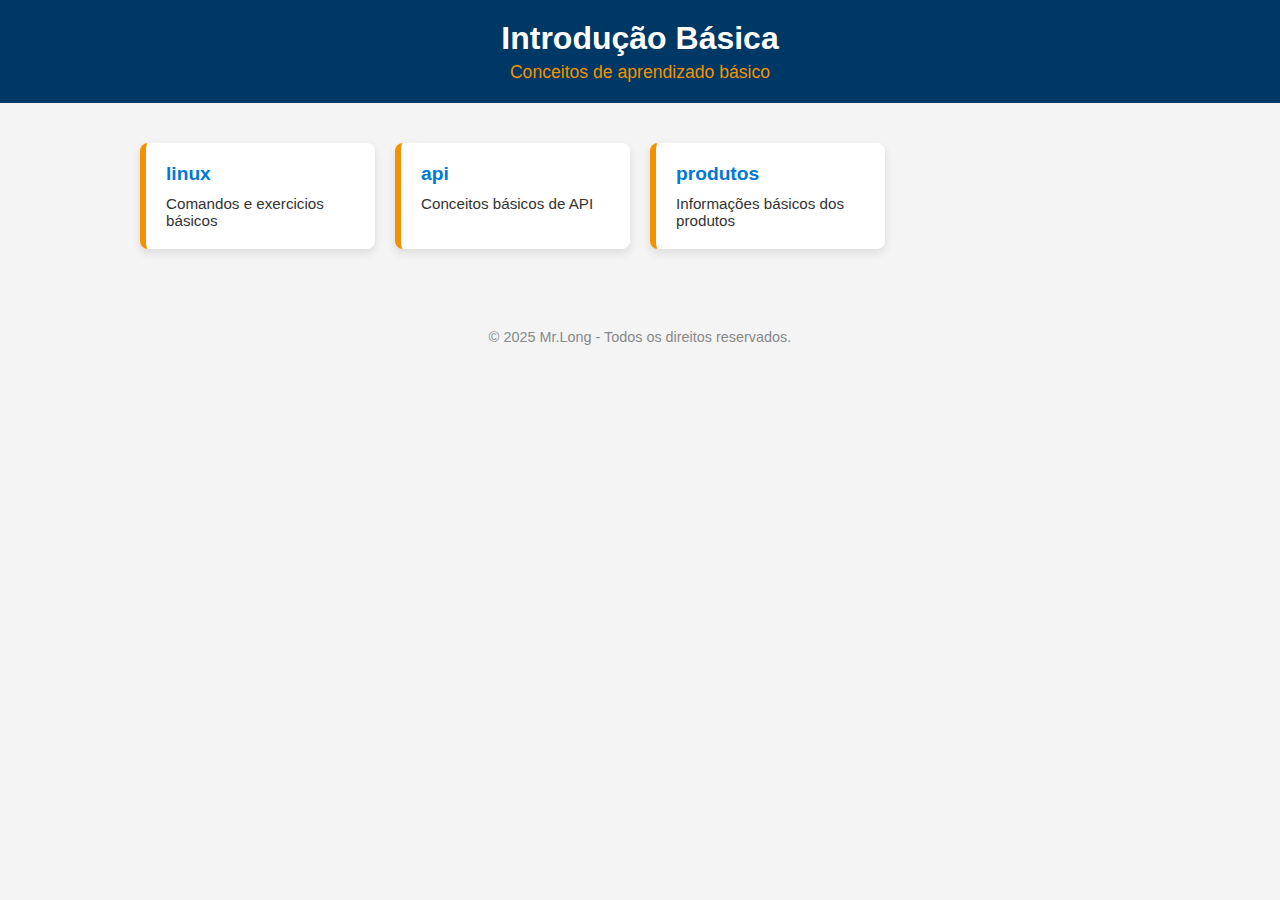
<file: index.html>
<!DOCTYPE html>
<html lang="pt-br">
<head>
  <meta charset="UTF-8">
  <title>Portal de exercicio introdutório</title>
  <style>
    body {
      margin: 0;
      font-family: 'Segoe UI', Tahoma, Geneva, Verdana, sans-serif;
      background-color: #F4F4F4;
      color: #003865;
    }

    header {
      background-color: #003865;
      color: #fff;
      padding: 20px 40px;
      text-align: center;
    }

    header h1 {
      margin: 0;
      font-size: 2em;
    }

    header p {
      margin: 5px 0 0;
      font-size: 1.1em;
      color: #F39200;
    }

    .container {
      max-width: 1000px;
      margin: 40px auto;
      padding: 0 20px;
    }

    .grid {
      display: grid;
      grid-template-columns: repeat(auto-fill, minmax(220px, 1fr));
      gap: 20px;
    }

    .link {
      background-color: #fff;
      border-left: 6px solid #F39200;
      padding: 20px;
      text-decoration: none;
      color: #003865;
      border-radius: 8px;
      box-shadow: 0 4px 10px rgba(0,0,0,0.1);
      transition: transform 0.2s, box-shadow 0.2s;
    }

    .link:hover {
      transform: translateY(-3px);
      box-shadow: 0 8px 20px rgba(0,0,0,0.15);
    }

    .link h2 {
      margin: 0 0 10px;
      font-size: 1.2em;
      color: #0078D7;
    }

    .link p {
      margin: 0;
      font-size: 0.95em;
      color: #333;
    }

    footer {
      margin-top: 60px;
      padding: 20px;
      text-align: center;
      font-size: 0.9em;
      color: #888;
    }
  </style>
</head>
<body>
  <header>
    <h1>Introdução Básica</h1>
    <p>Conceitos de aprendizado básico</p>
  </header>

  <div class="container">
    <div class="grid" id="links-container">
      <!-- Links dos cursos serão inseridos aqui -->
    </div>
  </div>

  <footer>
    © 2025 Mr.Long - Todos os direitos reservados.
  </footer>

  <script>
    const cursos = [
      { nome: "linux", descricao: "Comandos e exercicios básicos" },
      { nome: "api", descricao: "Conceitos básicos de API" },
      { nome: "produtos", descricao: "Informações básicos dos produtos" }
    ];

    const container = document.getElementById('links-container');

    cursos.forEach(curso => {
      const link = document.createElement('a');
      link.href = `${curso.nome.replace(/\s+/g, '').toLowerCase()}.html`;
      link.className = 'link';

      link.innerHTML = `
        <h2>${curso.nome}</h2>
        <p>${curso.descricao}</p>
      `;

      container.appendChild(link);
    });
  </script>
</body>
</html>
</file>
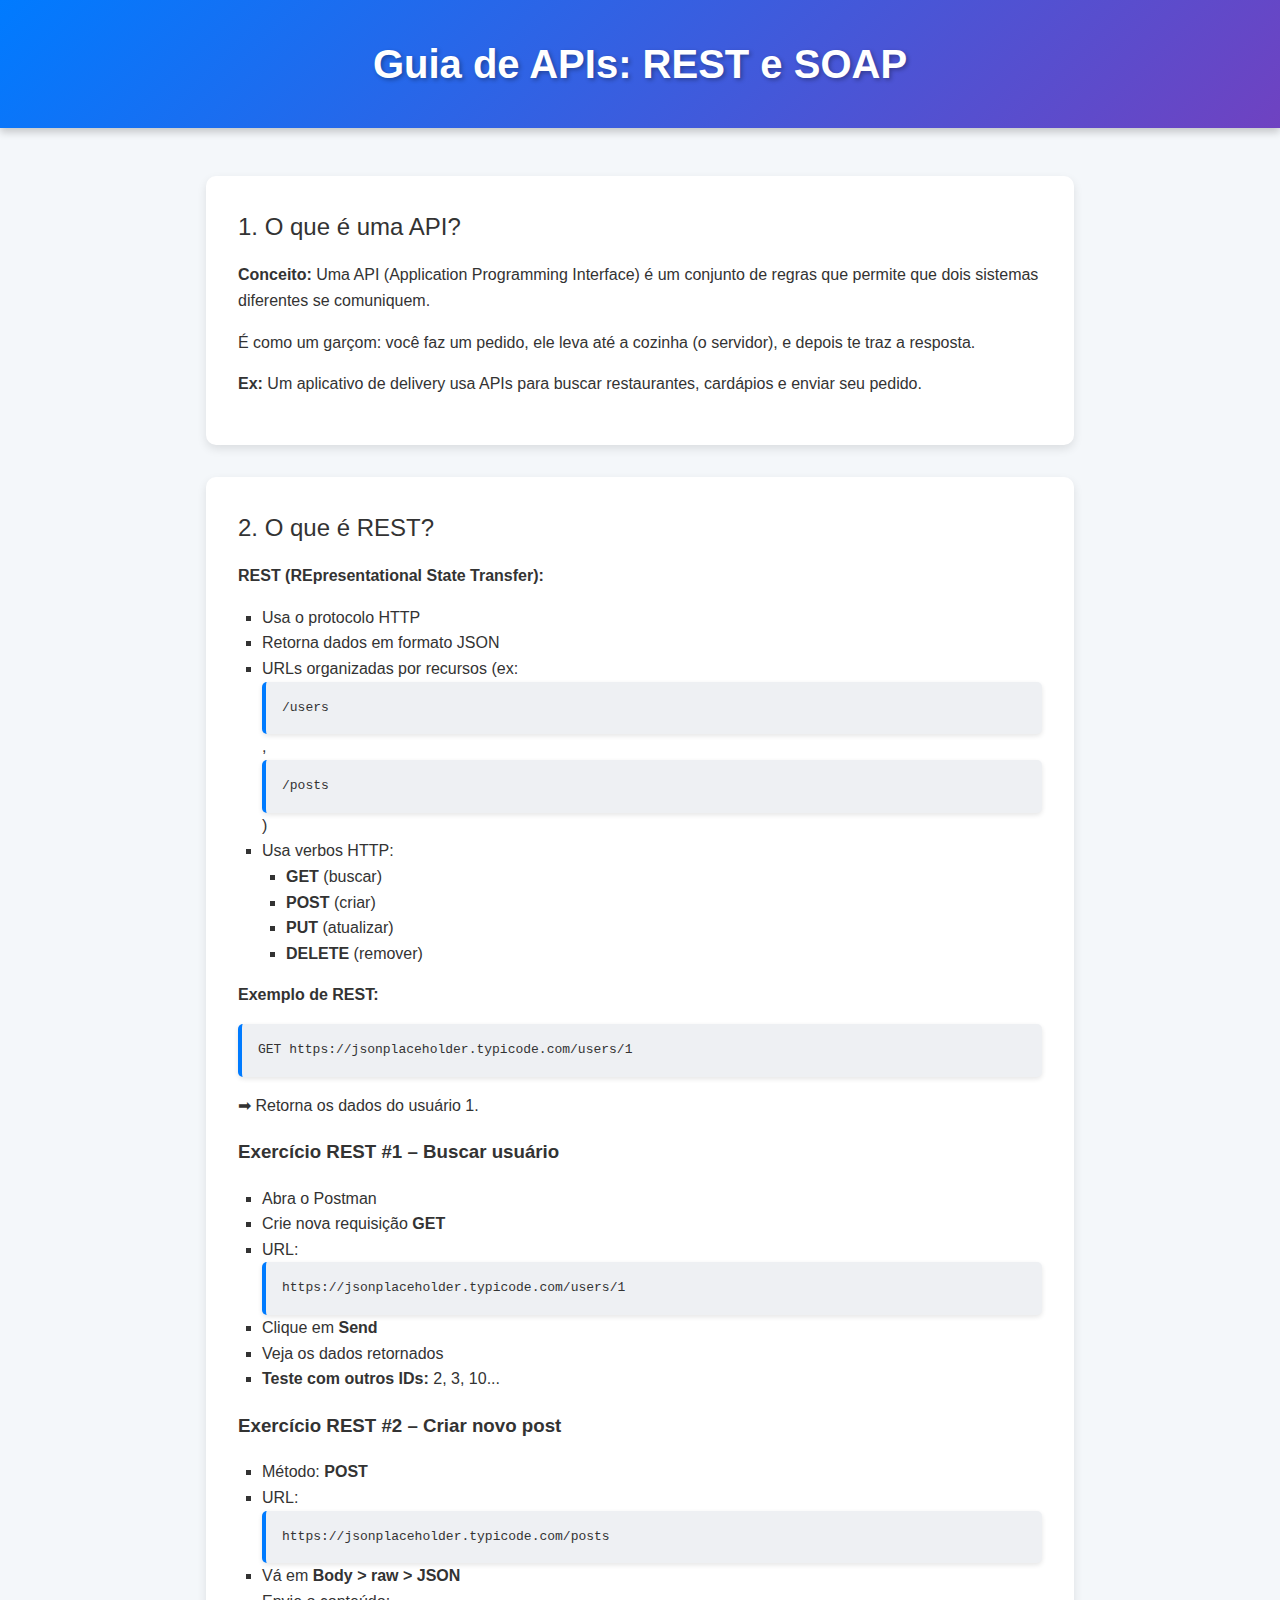
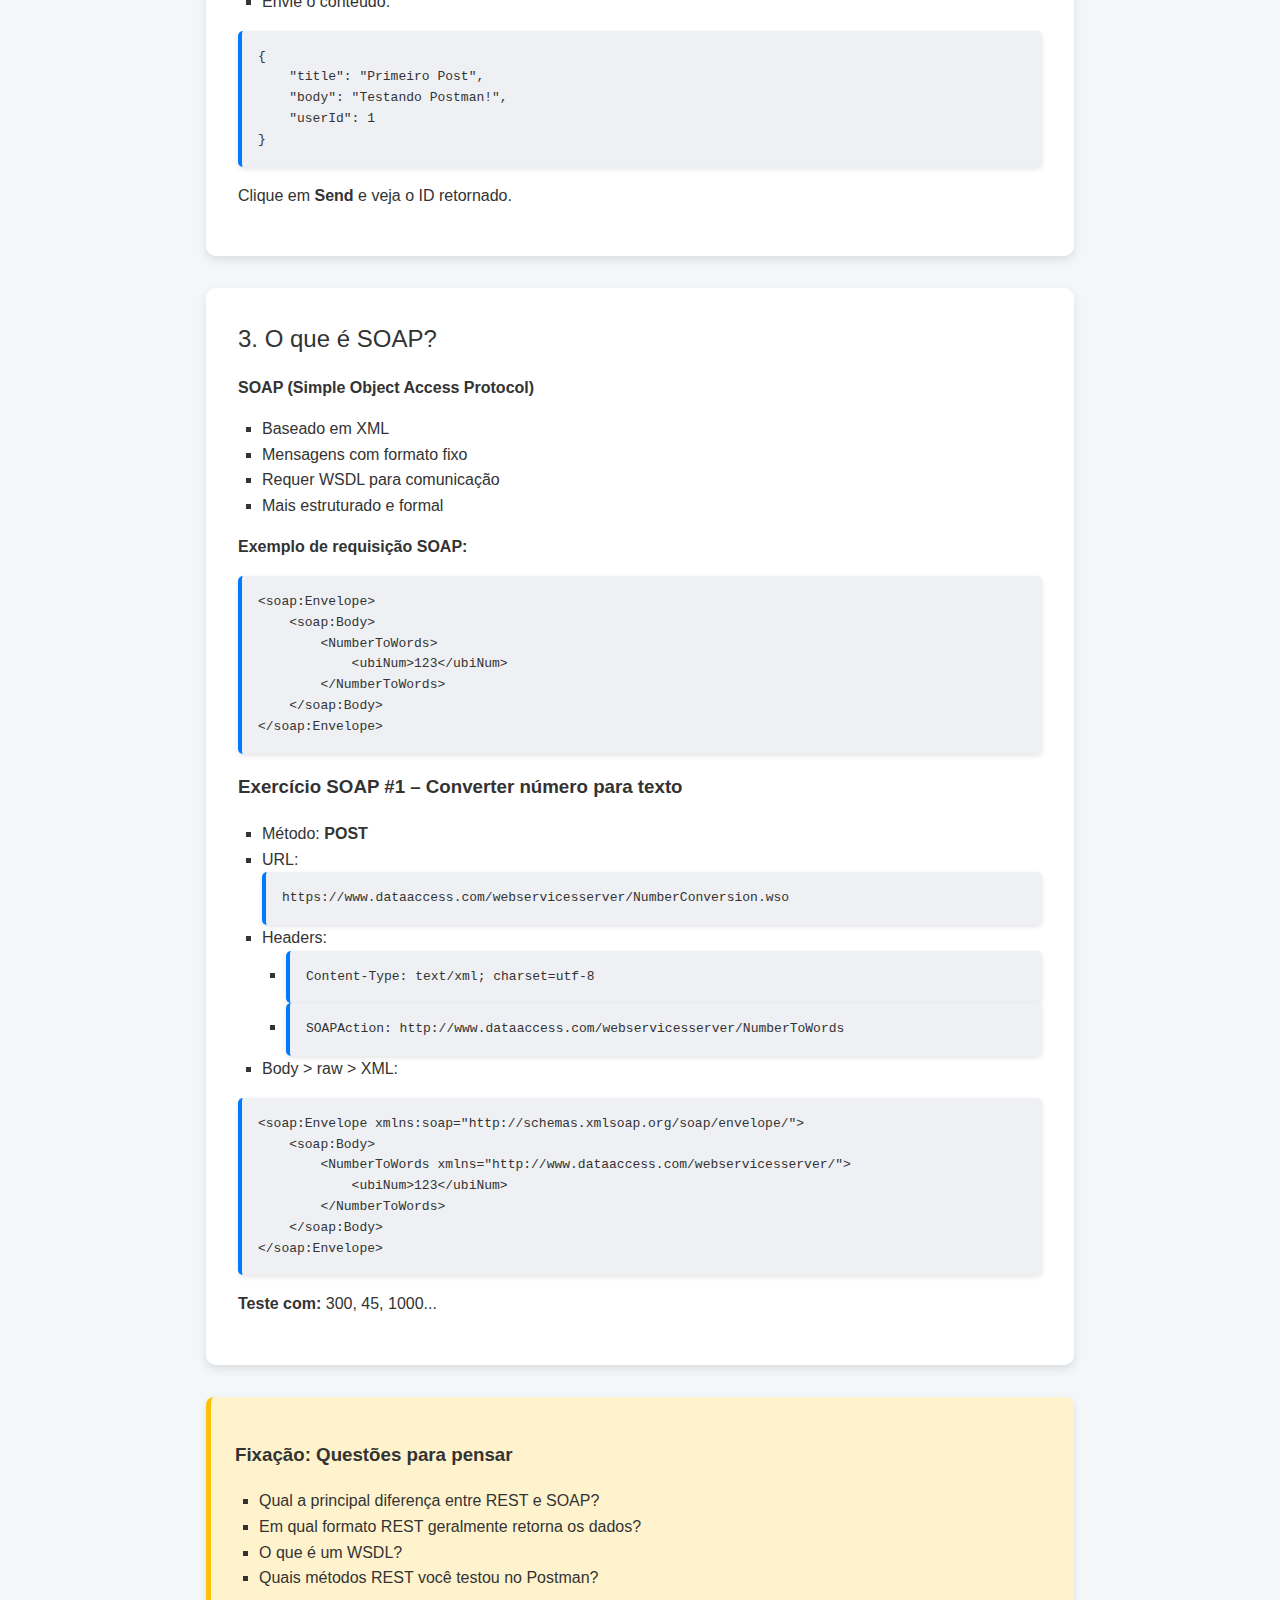
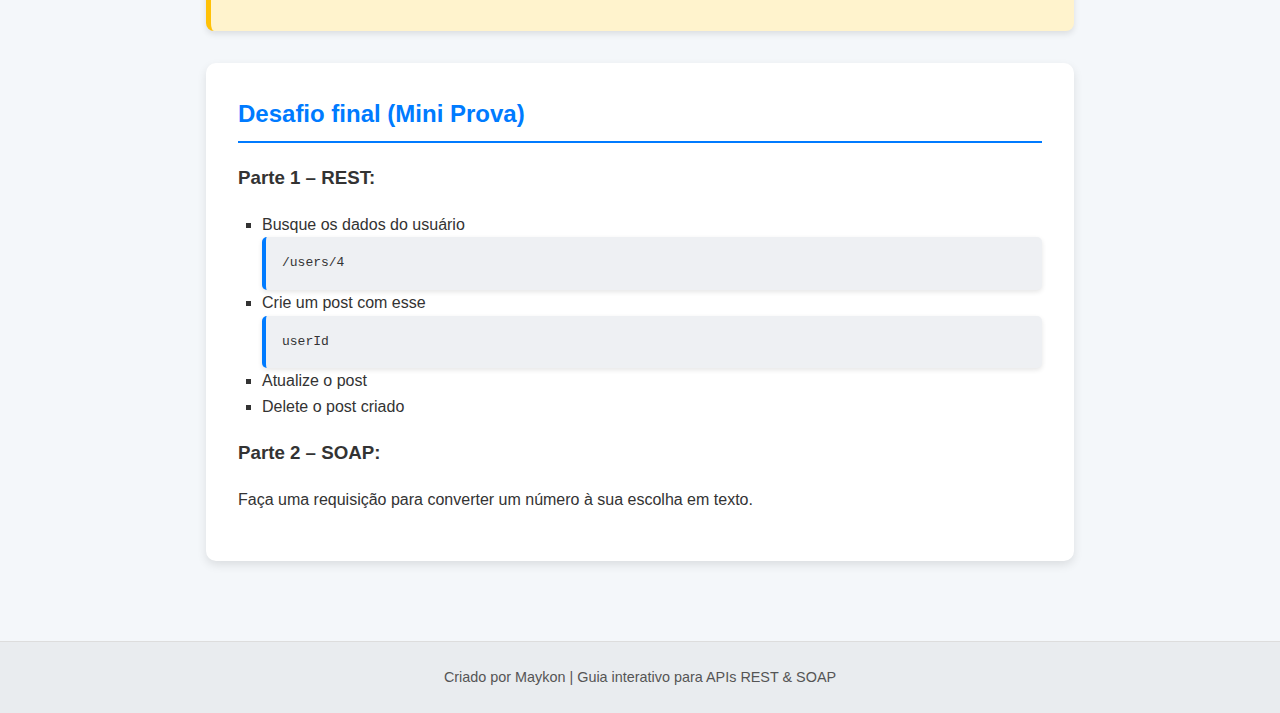
<file: API.html>
<!DOCTYPE html>
<html lang="pt-BR">
<head>
    <meta charset="UTF-8">
    <meta name="viewport" content="width=device-width, initial-scale=1.0">
    <title>Guia de APIs - REST e SOAP</title>
    <style>
        * {
            box-sizing: border-box;
        }

        body {
            margin: 0;
            font-family: 'Segoe UI', Tahoma, Geneva, Verdana, sans-serif;
            line-height: 1.6;
            background: #f4f7fa;
            color: #333;
        }

        header {
            background: linear-gradient(135deg, #007bff, #6f42c1);
            color: white;
            padding: 2rem 1rem;
            text-align: center;
            box-shadow: 0 4px 8px rgba(0, 0, 0, 0.2);
        }

        header h1 {
            margin: 0;
            font-size: 2.5rem;
            text-shadow: 2px 2px 4px rgba(0, 0, 0, 0.3);
        }

        .container {
            max-width: 900px;
            margin: 2rem auto;
            padding: 1rem;
        }

        section {
            background: white;
            border-radius: 10px;
            box-shadow: 0 4px 10px rgba(0, 0, 0, 0.1);
            padding: 2rem;
            margin-bottom: 2rem;
            transition: transform 0.3s ease-in-out;
        }

        section:hover {
            transform: translateY(-5px);
        }

        section h2 {
            color: #007bff;
            margin-top: 0;
            border-bottom: 2px solid #007bff;
            padding-bottom: 0.5rem;
        }

        .emoji-title {
            font-size: 1.5rem;
            margin-bottom: 1rem;
        }

        code, pre {
            background: #eef0f3;
            padding: 1rem;
            display: block;
            overflow-x: auto;
            border-left: 4px solid #007bff;
            border-radius: 5px;
            box-shadow: 0 2px 5px rgba(0, 0, 0, 0.1);
        }

        ul {
            padding-left: 1.5rem;
            list-style-type: square;
        }

        .question-box {
            background: #fff3cd;
            padding: 1.5rem;
            border-left: 5px solid #ffc107;
            margin-top: 2rem;
            border-radius: 8px;
            box-shadow: 0 3px 6px rgba(0, 0, 0, 0.1);
        }

        footer {
            text-align: center;
            padding: 1.5rem;
            background: #e9ecef;
            font-size: 0.9rem;
            color: #555;
            border-top: 1px solid #ddd;
        }

        @media (max-width: 600px) {
            header h1 {
                font-size: 2rem;
            }
        }
    </style>
</head>
<body>
    <header>
        <h1> Guia de APIs: REST e SOAP</h1>
    </header>
    <div class="container">
        <section>
            <div class="emoji-title"> 1. O que é uma API?</div>
            <p><strong>Conceito:</strong> Uma API (Application Programming Interface) é um conjunto de regras que permite que dois sistemas diferentes se comuniquem.</p>
            <p>É como um garçom: você faz um pedido, ele leva até a cozinha (o servidor), e depois te traz a resposta.</p>
            <p><strong>Ex:</strong> Um aplicativo de delivery usa APIs para buscar restaurantes, cardápios e enviar seu pedido.</p>
        </section>
        <section>
            <div class="emoji-title"> 2. O que é REST?</div>
            <p><strong>REST (REpresentational State Transfer):</strong></p>
            <ul>
                <li>Usa o protocolo HTTP</li>
                <li>Retorna dados em formato JSON</li>
                <li>URLs organizadas por recursos (ex: <code>/users</code>, <code>/posts</code>)</li>
                <li>Usa verbos HTTP:
                    <ul>
                        <li><strong>GET</strong> (buscar)</li>
                        <li><strong>POST</strong> (criar)</li>
                        <li><strong>PUT</strong> (atualizar)</li>
                        <li><strong>DELETE</strong> (remover)</li>
                    </ul>
                </li>
            </ul>
            <p><strong> Exemplo de REST:</strong></p>
            <code>GET https://jsonplaceholder.typicode.com/users/1</code>
            <p>➡ Retorna os dados do usuário 1.</p>
            <h3> Exercício REST #1 – Buscar usuário</h3>
            <ul>
                <li>Abra o Postman</li>
                <li>Crie nova requisição <strong>GET</strong></li>
                <li>URL: <code>https://jsonplaceholder.typicode.com/users/1</code></li>
                <li>Clique em <strong>Send</strong></li>
                <li>Veja os dados retornados</li>
                <li><strong>Teste com outros IDs:</strong> 2, 3, 10...</li>
            </ul>
            <h3> Exercício REST #2 – Criar novo post</h3>
            <ul>
                <li>Método: <strong>POST</strong></li>
                <li>URL: <code>https://jsonplaceholder.typicode.com/posts</code></li>
                <li>Vá em <strong>Body > raw > JSON</strong></li>
                <li>Envie o conteúdo:</li>
            </ul>
            <pre>{
    "title": "Primeiro Post",
    "body": "Testando Postman!",
    "userId": 1
}</pre>
            <p>Clique em <strong>Send</strong> e veja o ID retornado.</p>
        </section>
        <section>
            <div class="emoji-title"> 3. O que é SOAP?</div>
            <p><strong>SOAP (Simple Object Access Protocol)</strong></p>
            <ul>
                <li>Baseado em XML</li>
                <li>Mensagens com formato fixo</li>
                <li>Requer WSDL para comunicação</li>
                <li>Mais estruturado e formal</li>
            </ul>
            <p><strong> Exemplo de requisição SOAP:</strong></p>
            <pre>&lt;soap:Envelope&gt;
    &lt;soap:Body&gt;
        &lt;NumberToWords&gt;
            &lt;ubiNum&gt;123&lt;/ubiNum&gt;
        &lt;/NumberToWords&gt;
    &lt;/soap:Body&gt;
&lt;/soap:Envelope&gt;</pre>
            <h3> Exercício SOAP #1 – Converter número para texto</h3>
            <ul>
                <li>Método: <strong>POST</strong></li>
                <li>URL: <code>https://www.dataaccess.com/webservicesserver/NumberConversion.wso</code></li>
                <li>Headers:
                    <ul>
                        <li><code>Content-Type: text/xml; charset=utf-8</code></li>
                        <li><code>SOAPAction: http://www.dataaccess.com/webservicesserver/NumberToWords</code></li>
                    </ul>
                </li>
                <li>Body > raw > XML:</li>
            </ul>
            <pre>&lt;soap:Envelope xmlns:soap="http://schemas.xmlsoap.org/soap/envelope/"&gt;
    &lt;soap:Body&gt;
        &lt;NumberToWords xmlns="http://www.dataaccess.com/webservicesserver/"&gt;
            &lt;ubiNum&gt;123&lt;/ubiNum&gt;
        &lt;/NumberToWords&gt;
    &lt;/soap:Body&gt;
&lt;/soap:Envelope&gt;</pre>
            <p><strong>Teste com:</strong> 300, 45, 1000...</p>
        </section>
        <section class="question-box">
            <h3> Fixação: Questões para pensar</h3>
            <ul>
                <li>Qual a principal diferença entre REST e SOAP?</li>
                <li>Em qual formato REST geralmente retorna os dados?</li>
                <li>O que é um WSDL?</li>
                <li>Quais métodos REST você testou no Postman?</li>
            </ul>
        </section>
        <section>
            <h2> Desafio final (Mini Prova)</h2>
            <h3>Parte 1 – REST:</h3>
            <ul>
                <li>Busque os dados do usuário <code>/users/4</code></li>
                <li>Crie um post com esse <code>userId</code></li>
                <li>Atualize o post</li>
                <li>Delete o post criado</li>
            </ul>
            <h3>Parte 2 – SOAP:</h3>
            <p>Faça uma requisição para converter um número à sua escolha em texto.</p>
        </section>
    </div>
    <footer>
        Criado por Maykon | Guia interativo para APIs REST & SOAP
    </footer>
</body>
</html>
</file>
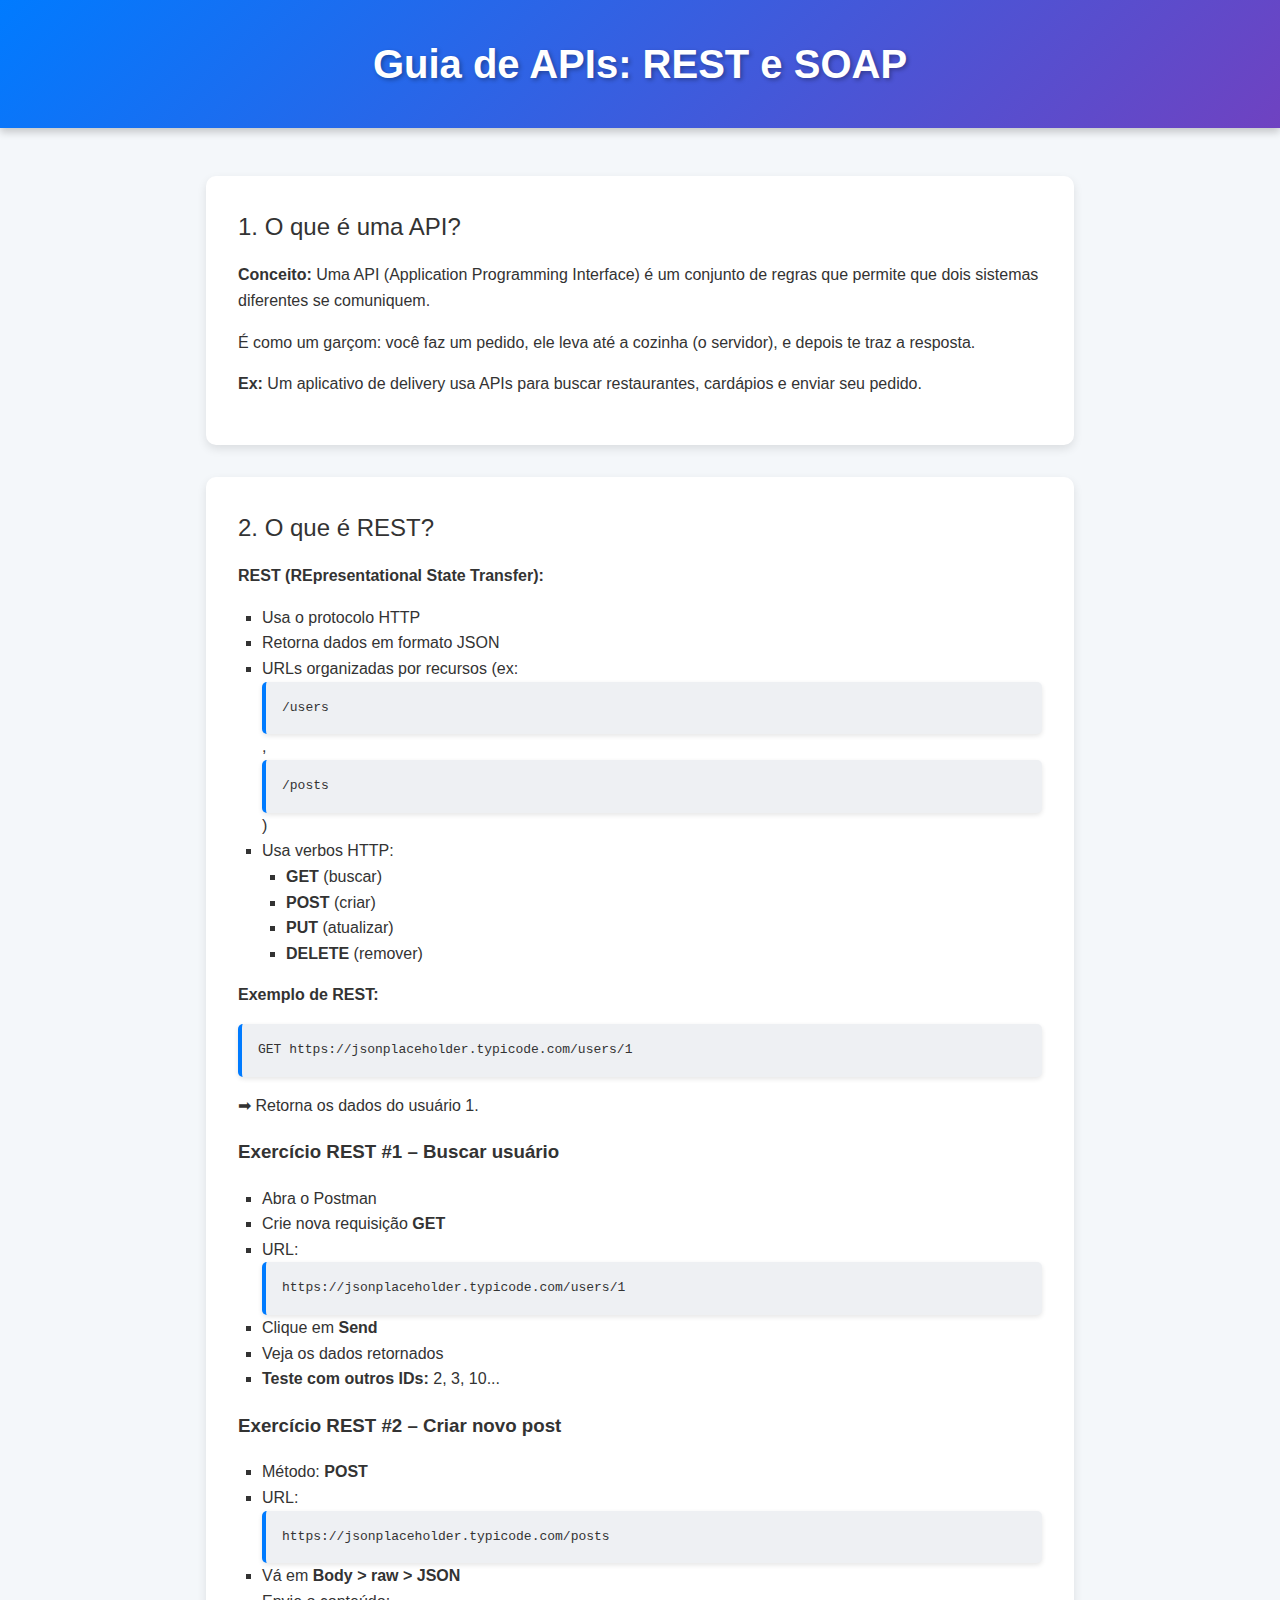
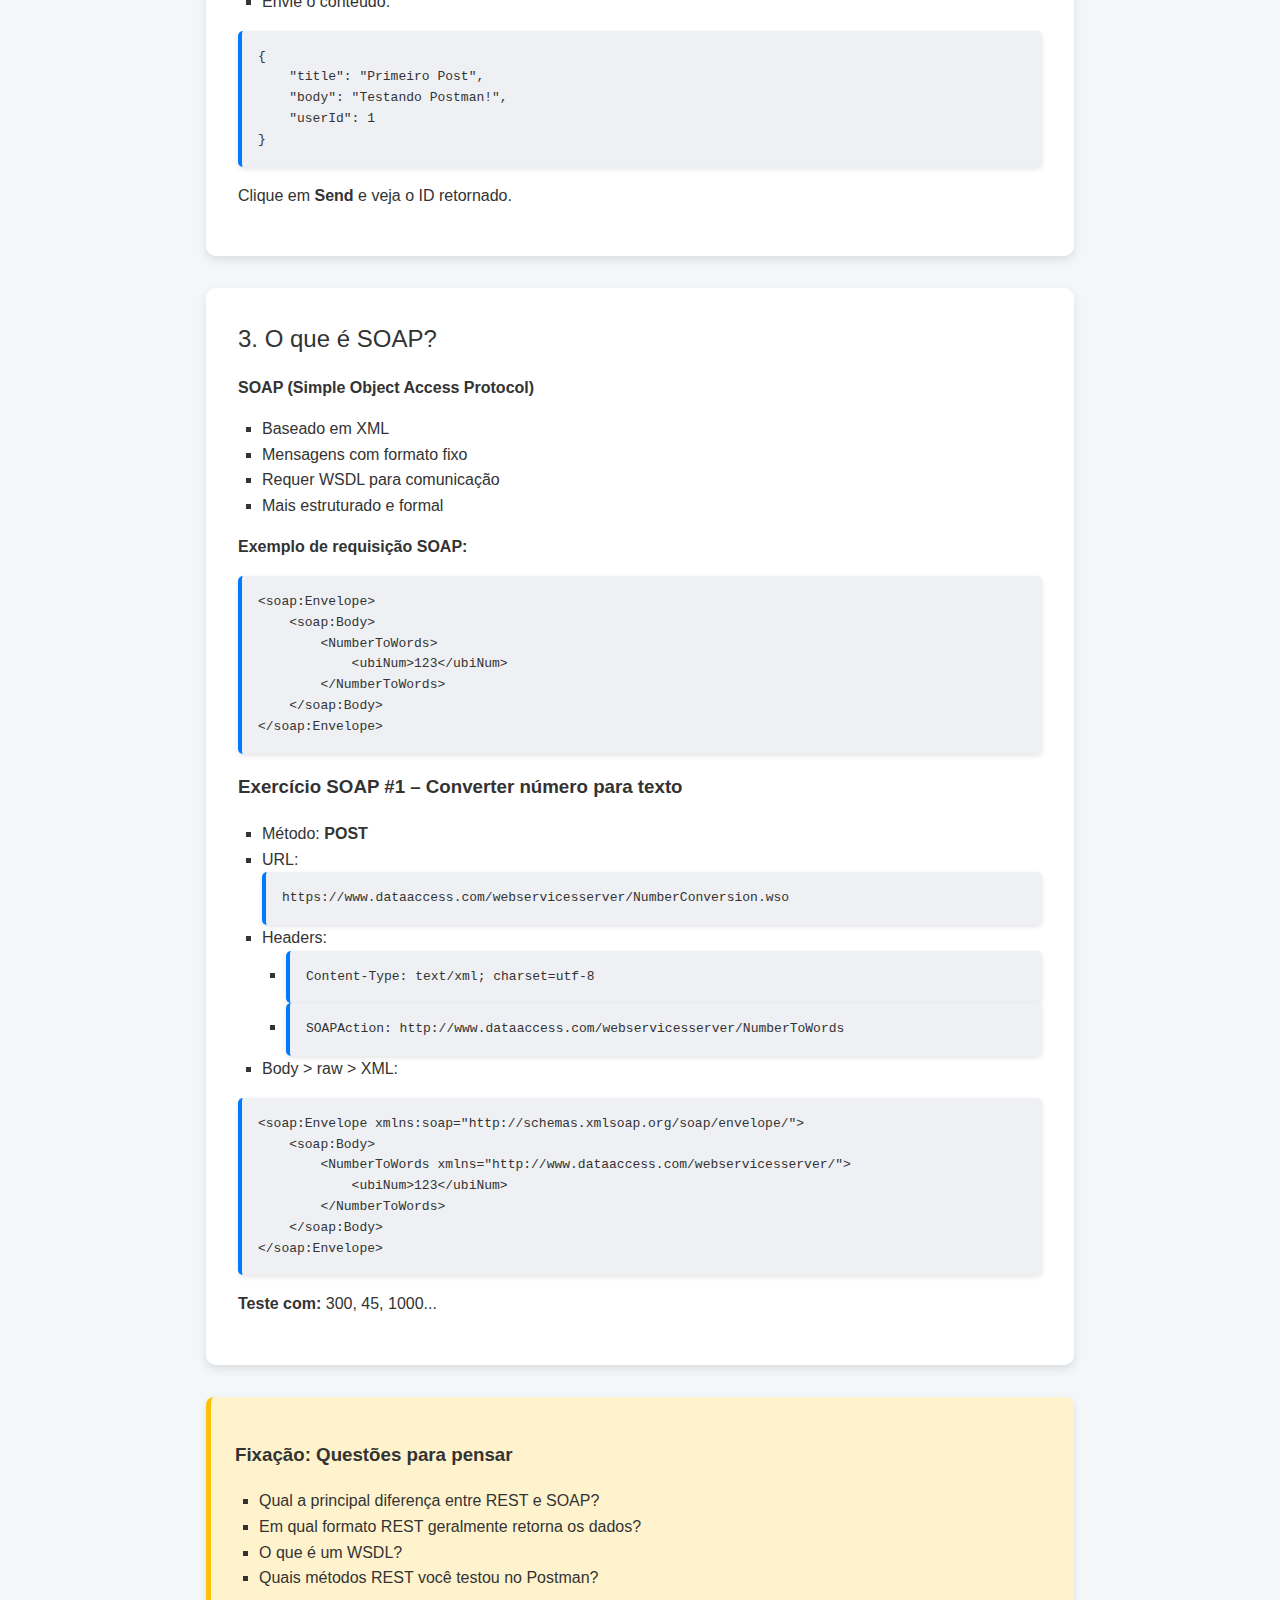
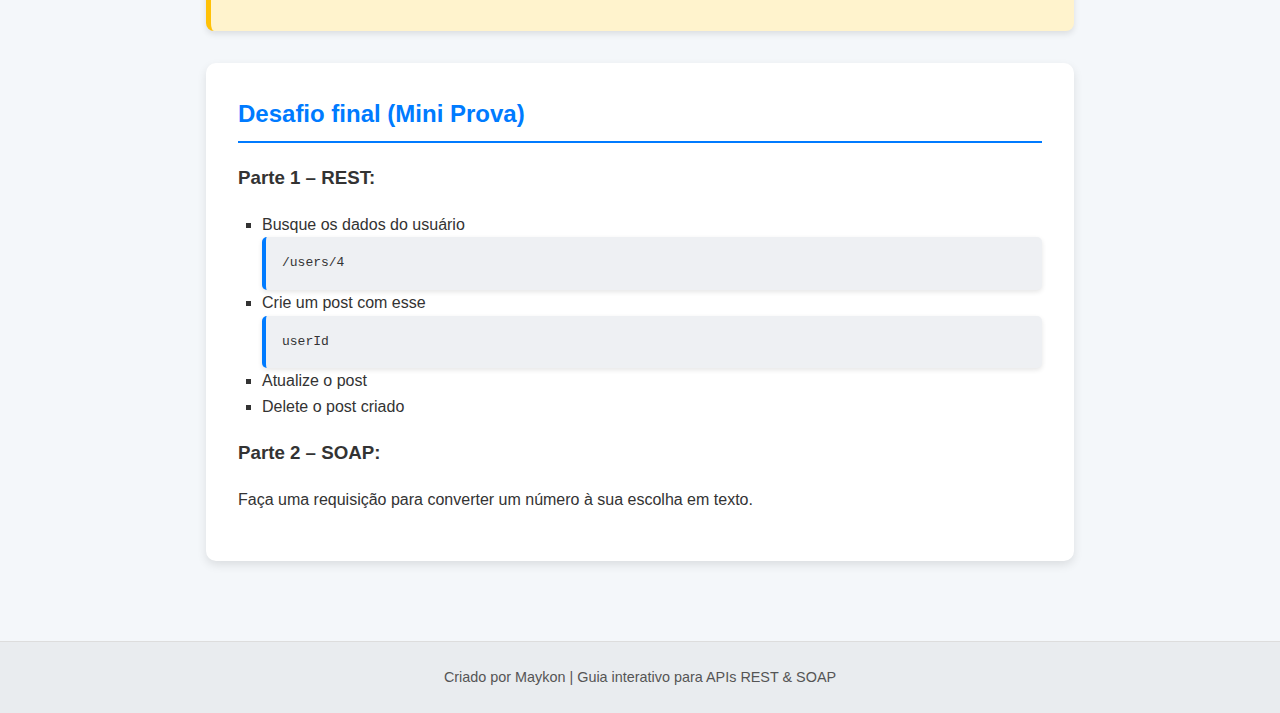
<file: api.html>
<!DOCTYPE html>
<html lang="pt-BR">
<head>
    <meta charset="UTF-8">
    <meta name="viewport" content="width=device-width, initial-scale=1.0">
    <title>Guia de APIs - REST e SOAP</title>
    <style>
        * {
            box-sizing: border-box;
        }

        body {
            margin: 0;
            font-family: 'Segoe UI', Tahoma, Geneva, Verdana, sans-serif;
            line-height: 1.6;
            background: #f4f7fa;
            color: #333;
        }

        header {
            background: linear-gradient(135deg, #007bff, #6f42c1);
            color: white;
            padding: 2rem 1rem;
            text-align: center;
            box-shadow: 0 4px 8px rgba(0, 0, 0, 0.2);
        }

        header h1 {
            margin: 0;
            font-size: 2.5rem;
            text-shadow: 2px 2px 4px rgba(0, 0, 0, 0.3);
        }

        .container {
            max-width: 900px;
            margin: 2rem auto;
            padding: 1rem;
        }

        section {
            background: white;
            border-radius: 10px;
            box-shadow: 0 4px 10px rgba(0, 0, 0, 0.1);
            padding: 2rem;
            margin-bottom: 2rem;
            transition: transform 0.3s ease-in-out;
        }

        section:hover {
            transform: translateY(-5px);
        }

        section h2 {
            color: #007bff;
            margin-top: 0;
            border-bottom: 2px solid #007bff;
            padding-bottom: 0.5rem;
        }

        .emoji-title {
            font-size: 1.5rem;
            margin-bottom: 1rem;
        }

        code, pre {
            background: #eef0f3;
            padding: 1rem;
            display: block;
            overflow-x: auto;
            border-left: 4px solid #007bff;
            border-radius: 5px;
            box-shadow: 0 2px 5px rgba(0, 0, 0, 0.1);
        }

        ul {
            padding-left: 1.5rem;
            list-style-type: square;
        }

        .question-box {
            background: #fff3cd;
            padding: 1.5rem;
            border-left: 5px solid #ffc107;
            margin-top: 2rem;
            border-radius: 8px;
            box-shadow: 0 3px 6px rgba(0, 0, 0, 0.1);
        }

        footer {
            text-align: center;
            padding: 1.5rem;
            background: #e9ecef;
            font-size: 0.9rem;
            color: #555;
            border-top: 1px solid #ddd;
        }

        @media (max-width: 600px) {
            header h1 {
                font-size: 2rem;
            }
        }
    </style>
</head>
<body>
    <header>
        <h1> Guia de APIs: REST e SOAP</h1>
    </header>
    <div class="container">
        <section>
            <div class="emoji-title"> 1. O que é uma API?</div>
            <p><strong>Conceito:</strong> Uma API (Application Programming Interface) é um conjunto de regras que permite que dois sistemas diferentes se comuniquem.</p>
            <p>É como um garçom: você faz um pedido, ele leva até a cozinha (o servidor), e depois te traz a resposta.</p>
            <p><strong>Ex:</strong> Um aplicativo de delivery usa APIs para buscar restaurantes, cardápios e enviar seu pedido.</p>
        </section>
        <section>
            <div class="emoji-title"> 2. O que é REST?</div>
            <p><strong>REST (REpresentational State Transfer):</strong></p>
            <ul>
                <li>Usa o protocolo HTTP</li>
                <li>Retorna dados em formato JSON</li>
                <li>URLs organizadas por recursos (ex: <code>/users</code>, <code>/posts</code>)</li>
                <li>Usa verbos HTTP:
                    <ul>
                        <li><strong>GET</strong> (buscar)</li>
                        <li><strong>POST</strong> (criar)</li>
                        <li><strong>PUT</strong> (atualizar)</li>
                        <li><strong>DELETE</strong> (remover)</li>
                    </ul>
                </li>
            </ul>
            <p><strong> Exemplo de REST:</strong></p>
            <code>GET https://jsonplaceholder.typicode.com/users/1</code>
            <p>➡ Retorna os dados do usuário 1.</p>
            <h3> Exercício REST #1 – Buscar usuário</h3>
            <ul>
                <li>Abra o Postman</li>
                <li>Crie nova requisição <strong>GET</strong></li>
                <li>URL: <code>https://jsonplaceholder.typicode.com/users/1</code></li>
                <li>Clique em <strong>Send</strong></li>
                <li>Veja os dados retornados</li>
                <li><strong>Teste com outros IDs:</strong> 2, 3, 10...</li>
            </ul>
            <h3> Exercício REST #2 – Criar novo post</h3>
            <ul>
                <li>Método: <strong>POST</strong></li>
                <li>URL: <code>https://jsonplaceholder.typicode.com/posts</code></li>
                <li>Vá em <strong>Body > raw > JSON</strong></li>
                <li>Envie o conteúdo:</li>
            </ul>
            <pre>{
    "title": "Primeiro Post",
    "body": "Testando Postman!",
    "userId": 1
}</pre>
            <p>Clique em <strong>Send</strong> e veja o ID retornado.</p>
        </section>
        <section>
            <div class="emoji-title"> 3. O que é SOAP?</div>
            <p><strong>SOAP (Simple Object Access Protocol)</strong></p>
            <ul>
                <li>Baseado em XML</li>
                <li>Mensagens com formato fixo</li>
                <li>Requer WSDL para comunicação</li>
                <li>Mais estruturado e formal</li>
            </ul>
            <p><strong> Exemplo de requisição SOAP:</strong></p>
            <pre>&lt;soap:Envelope&gt;
    &lt;soap:Body&gt;
        &lt;NumberToWords&gt;
            &lt;ubiNum&gt;123&lt;/ubiNum&gt;
        &lt;/NumberToWords&gt;
    &lt;/soap:Body&gt;
&lt;/soap:Envelope&gt;</pre>
            <h3> Exercício SOAP #1 – Converter número para texto</h3>
            <ul>
                <li>Método: <strong>POST</strong></li>
                <li>URL: <code>https://www.dataaccess.com/webservicesserver/NumberConversion.wso</code></li>
                <li>Headers:
                    <ul>
                        <li><code>Content-Type: text/xml; charset=utf-8</code></li>
                        <li><code>SOAPAction: http://www.dataaccess.com/webservicesserver/NumberToWords</code></li>
                    </ul>
                </li>
                <li>Body > raw > XML:</li>
            </ul>
            <pre>&lt;soap:Envelope xmlns:soap="http://schemas.xmlsoap.org/soap/envelope/"&gt;
    &lt;soap:Body&gt;
        &lt;NumberToWords xmlns="http://www.dataaccess.com/webservicesserver/"&gt;
            &lt;ubiNum&gt;123&lt;/ubiNum&gt;
        &lt;/NumberToWords&gt;
    &lt;/soap:Body&gt;
&lt;/soap:Envelope&gt;</pre>
            <p><strong>Teste com:</strong> 300, 45, 1000...</p>
        </section>
        <section class="question-box">
            <h3> Fixação: Questões para pensar</h3>
            <ul>
                <li>Qual a principal diferença entre REST e SOAP?</li>
                <li>Em qual formato REST geralmente retorna os dados?</li>
                <li>O que é um WSDL?</li>
                <li>Quais métodos REST você testou no Postman?</li>
            </ul>
        </section>
        <section>
            <h2> Desafio final (Mini Prova)</h2>
            <h3>Parte 1 – REST:</h3>
            <ul>
                <li>Busque os dados do usuário <code>/users/4</code></li>
                <li>Crie um post com esse <code>userId</code></li>
                <li>Atualize o post</li>
                <li>Delete o post criado</li>
            </ul>
            <h3>Parte 2 – SOAP:</h3>
            <p>Faça uma requisição para converter um número à sua escolha em texto.</p>
        </section>
    </div>
    <footer>
        Criado por Maykon | Guia interativo para APIs REST & SOAP
    </footer>
</body>
</html>
</file>
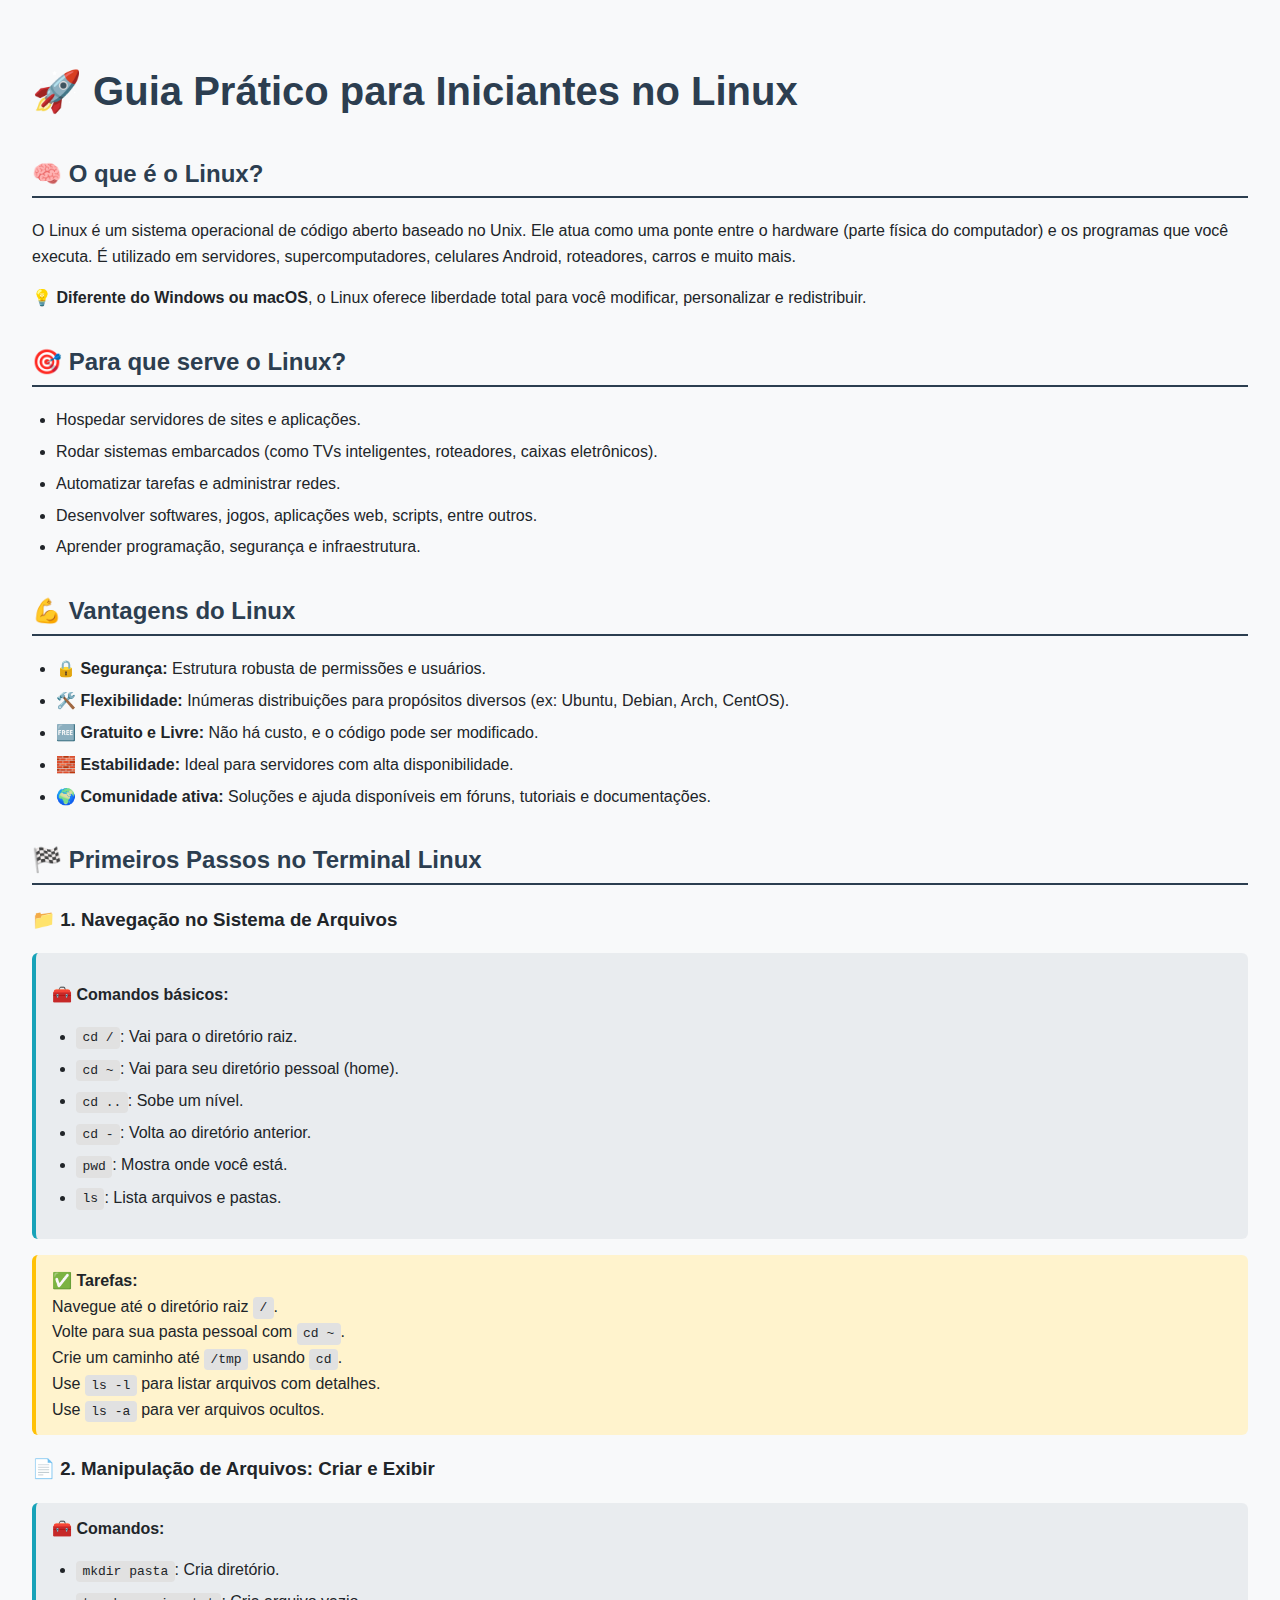
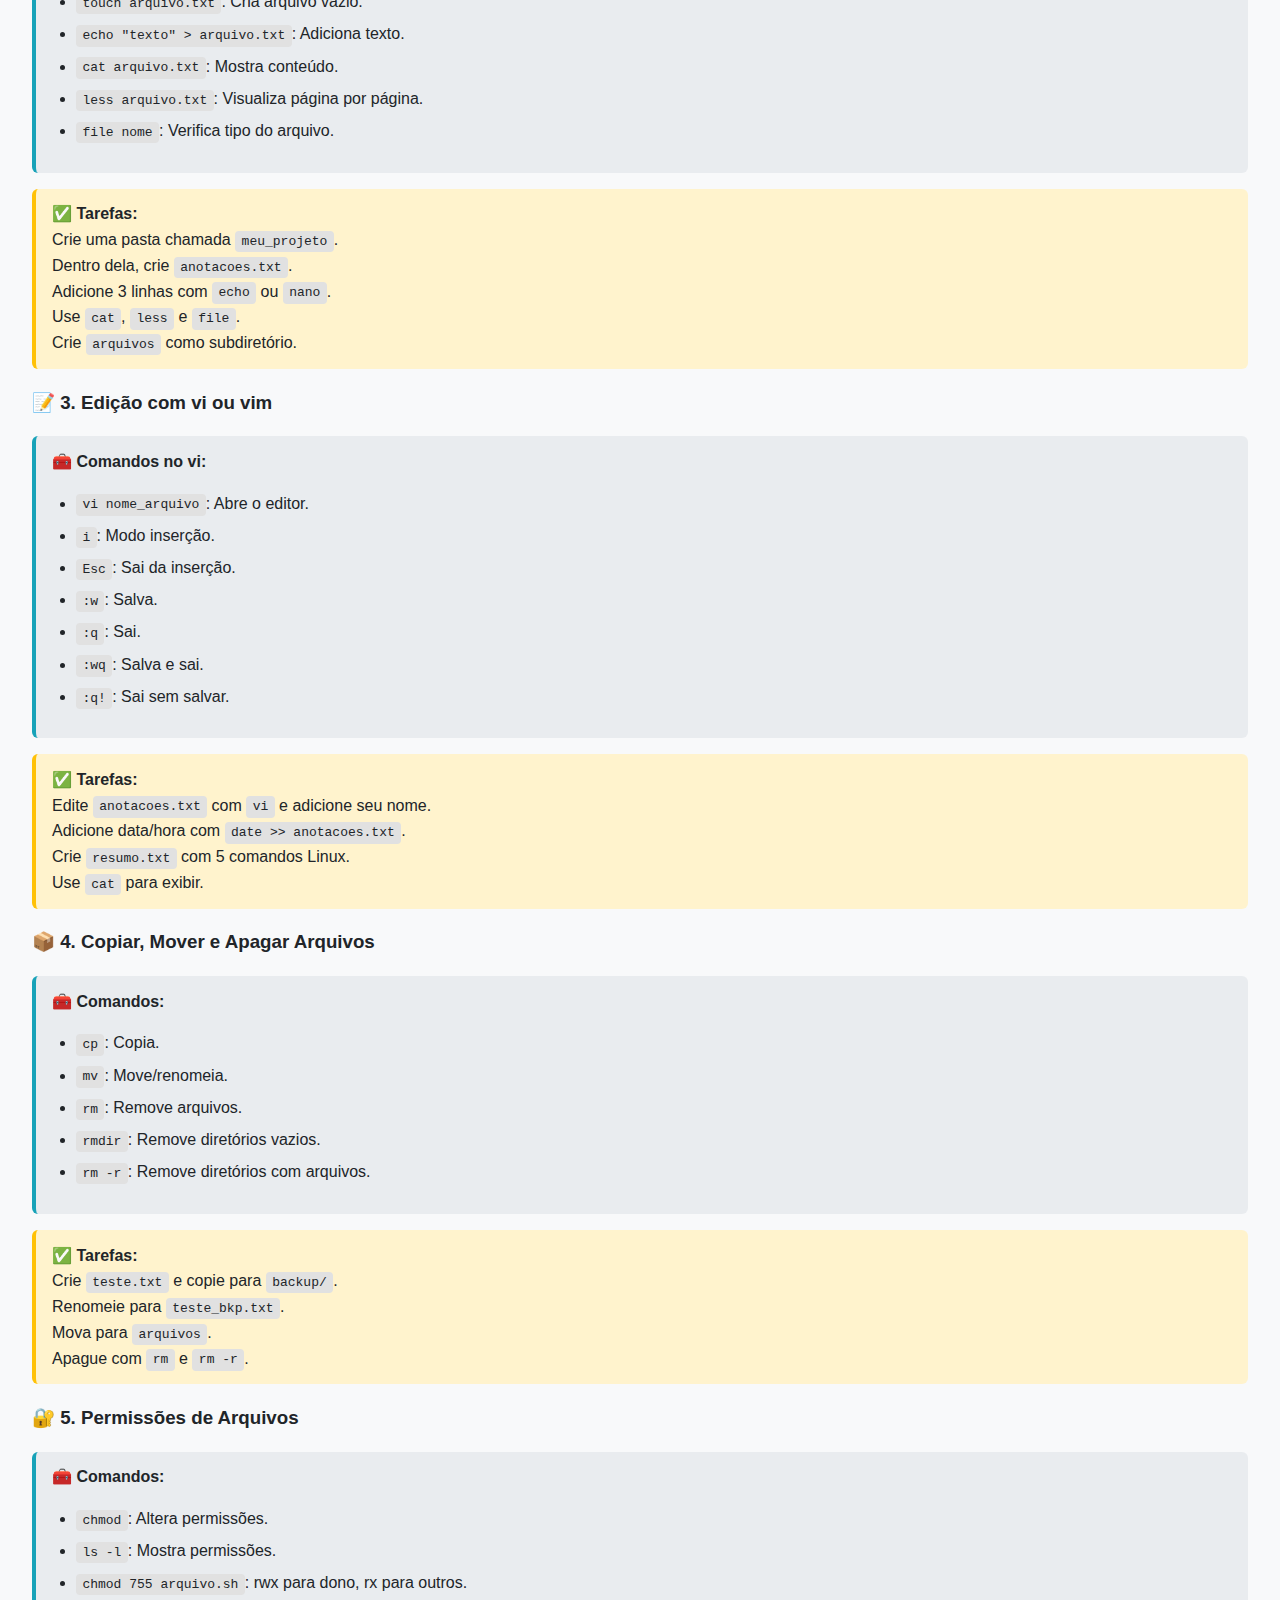
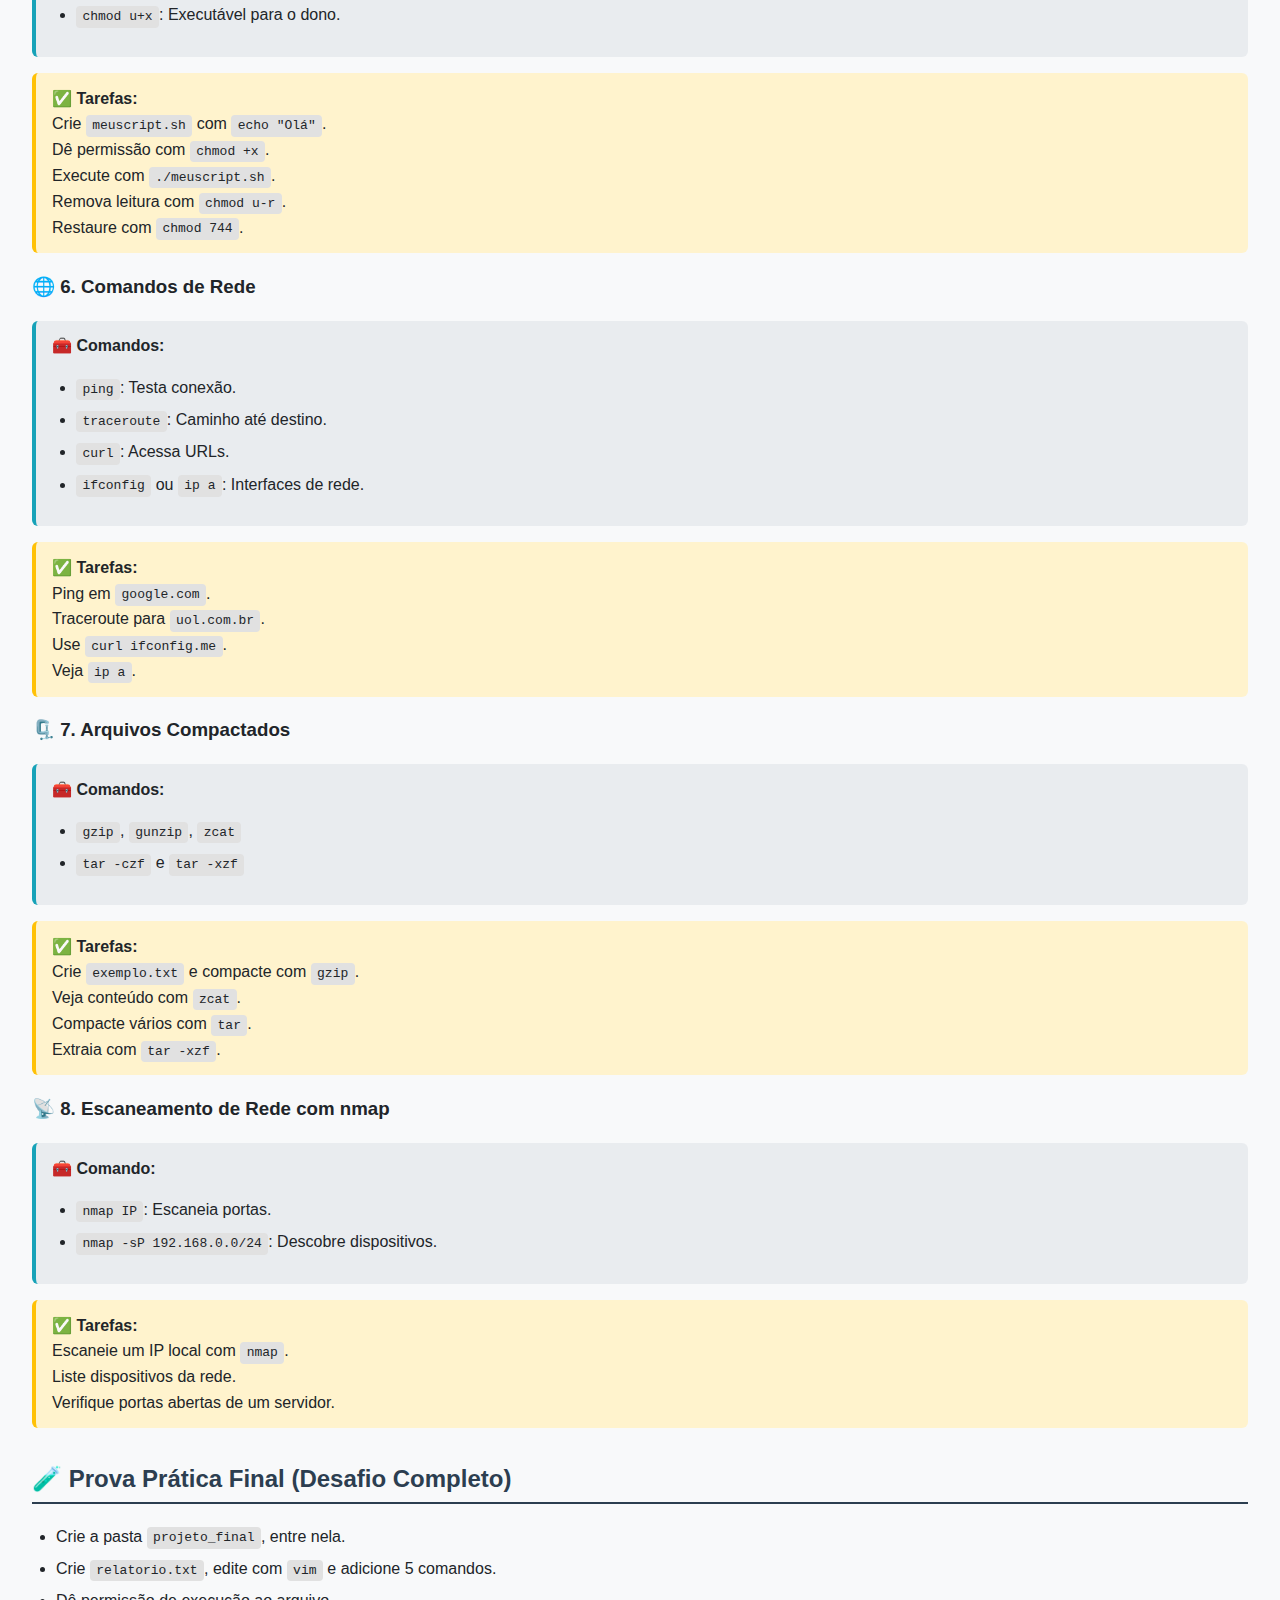
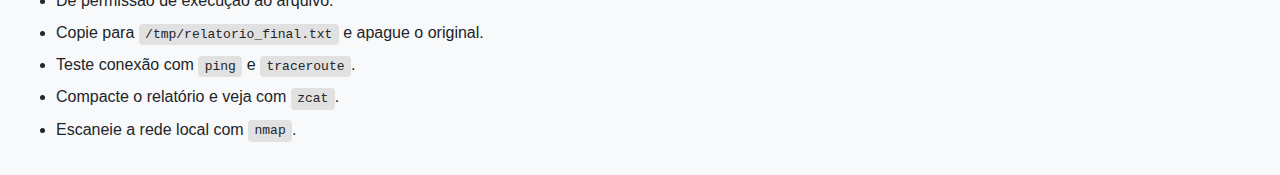
<file: linux.html>
<!DOCTYPE html>
<html lang="pt-BR">
<head>
  <meta charset="UTF-8" />
  <meta name="viewport" content="width=device-width, initial-scale=1.0" />
  <title>Guia Prático para Iniciantes no Linux</title>
  <style>
    body {
      font-family: 'Segoe UI', Tahoma, Geneva, Verdana, sans-serif;
      background-color: #f8f9fa;
      color: #212529;
      margin: 0;
      padding: 2rem;
      line-height: 1.6;
    }
    h1, h2 {
      color: #2c3e50;
    }
    h1 {
      font-size: 2.5rem;
      margin-bottom: 0.5rem;
    }
    h2 {
      font-size: 1.8rem;
      margin-top: 2rem;
      border-bottom: 2px solid #2c3e50;
      padding-bottom: 0.2rem;
    }
    .emoji {
      font-size: 1.5rem;
    }
    ul {
      padding-left: 1.5rem;
    }
    li {
      margin-bottom: 0.4rem;
    }
    .highlight {
      background-color: #e9ecef;
      border-left: 4px solid #17a2b8;
      padding: 0.8rem 1rem;
      margin: 1rem 0;
      border-radius: 6px;
    }
    code {
      background-color: #e1e1e1;
      padding: 0.2rem 0.4rem;
      border-radius: 4px;
      font-family: monospace;
    }
    .task {
      background-color: #fff3cd;
      border-left: 4px solid #ffc107;
      padding: 0.8rem 1rem;
      margin: 1rem 0;
      border-radius: 6px;
    }
  </style>
</head>
<body>
  <h1>🚀 Guia Prático para Iniciantes no Linux</h1>

  <h2 class="emoji">🧠 O que é o Linux?</h2>
  <p>O Linux é um sistema operacional de código aberto baseado no Unix. Ele atua como uma ponte entre o hardware (parte física do computador) e os programas que você executa. É utilizado em servidores, supercomputadores, celulares Android, roteadores, carros e muito mais.</p>
  <p><strong>💡 Diferente do Windows ou macOS</strong>, o Linux oferece liberdade total para você modificar, personalizar e redistribuir.</p>

  <h2 class="emoji">🎯 Para que serve o Linux?</h2>
  <ul>
    <li>Hospedar servidores de sites e aplicações.</li>
    <li>Rodar sistemas embarcados (como TVs inteligentes, roteadores, caixas eletrônicos).</li>
    <li>Automatizar tarefas e administrar redes.</li>
    <li>Desenvolver softwares, jogos, aplicações web, scripts, entre outros.</li>
    <li>Aprender programação, segurança e infraestrutura.</li>
  </ul>

  <h2 class="emoji">💪 Vantagens do Linux</h2>
  <ul>
    <li><strong>🔒 Segurança:</strong> Estrutura robusta de permissões e usuários.</li>
    <li><strong>🛠️ Flexibilidade:</strong> Inúmeras distribuições para propósitos diversos (ex: Ubuntu, Debian, Arch, CentOS).</li>
    <li><strong>🆓 Gratuito e Livre:</strong> Não há custo, e o código pode ser modificado.</li>
    <li><strong>🧱 Estabilidade:</strong> Ideal para servidores com alta disponibilidade.</li>
    <li><strong>🌍 Comunidade ativa:</strong> Soluções e ajuda disponíveis em fóruns, tutoriais e documentações.</li>
  </ul>

  <h2 class="emoji">🏁 Primeiros Passos no Terminal Linux</h2>

  <h3>📁 1. Navegação no Sistema de Arquivos</h3>
  <div class="highlight">
    <p><strong>🧰 Comandos básicos:</strong></p>
    <ul>
      <li><code>cd /</code>: Vai para o diretório raiz.</li>
      <li><code>cd ~</code>: Vai para seu diretório pessoal (home).</li>
      <li><code>cd ..</code>: Sobe um nível.</li>
      <li><code>cd -</code>: Volta ao diretório anterior.</li>
      <li><code>pwd</code>: Mostra onde você está.</li>
      <li><code>ls</code>: Lista arquivos e pastas.</li>
    </ul>
  </div>
  <div class="task">
    <strong>✅ Tarefas:</strong><br />
    Navegue até o diretório raiz <code>/</code>.<br />
    Volte para sua pasta pessoal com <code>cd ~</code>.<br />
    Crie um caminho até <code>/tmp</code> usando <code>cd</code>.<br />
    Use <code>ls -l</code> para listar arquivos com detalhes.<br />
    Use <code>ls -a</code> para ver arquivos ocultos.
  </div>

  <h3>📄 2. Manipulação de Arquivos: Criar e Exibir</h3>
  <div class="highlight">
    <strong>🧰 Comandos:</strong>
    <ul>
      <li><code>mkdir pasta</code>: Cria diretório.</li>
      <li><code>touch arquivo.txt</code>: Cria arquivo vazio.</li>
      <li><code>echo "texto" > arquivo.txt</code>: Adiciona texto.</li>
      <li><code>cat arquivo.txt</code>: Mostra conteúdo.</li>
      <li><code>less arquivo.txt</code>: Visualiza página por página.</li>
      <li><code>file nome</code>: Verifica tipo do arquivo.</li>
    </ul>
  </div>
  <div class="task">
    <strong>✅ Tarefas:</strong><br />
    Crie uma pasta chamada <code>meu_projeto</code>.<br />
    Dentro dela, crie <code>anotacoes.txt</code>.<br />
    Adicione 3 linhas com <code>echo</code> ou <code>nano</code>.<br />
    Use <code>cat</code>, <code>less</code> e <code>file</code>.<br />
    Crie <code>arquivos</code> como subdiretório.
  </div>

  <h3>📝 3. Edição com vi ou vim</h3>
  <div class="highlight">
    <strong>🧰 Comandos no vi:</strong>
    <ul>
      <li><code>vi nome_arquivo</code>: Abre o editor.</li>
      <li><code>i</code>: Modo inserção.</li>
      <li><code>Esc</code>: Sai da inserção.</li>
      <li><code>:w</code>: Salva.</li>
      <li><code>:q</code>: Sai.</li>
      <li><code>:wq</code>: Salva e sai.</li>
      <li><code>:q!</code>: Sai sem salvar.</li>
    </ul>
  </div>
  <div class="task">
    <strong>✅ Tarefas:</strong><br />
    Edite <code>anotacoes.txt</code> com <code>vi</code> e adicione seu nome.<br />
    Adicione data/hora com <code>date >> anotacoes.txt</code>.<br />
    Crie <code>resumo.txt</code> com 5 comandos Linux.<br />
    Use <code>cat</code> para exibir.
  </div>

  <h3>📦 4. Copiar, Mover e Apagar Arquivos</h3>
  <div class="highlight">
    <strong>🧰 Comandos:</strong>
    <ul>
      <li><code>cp</code>: Copia.</li>
      <li><code>mv</code>: Move/renomeia.</li>
      <li><code>rm</code>: Remove arquivos.</li>
      <li><code>rmdir</code>: Remove diretórios vazios.</li>
      <li><code>rm -r</code>: Remove diretórios com arquivos.</li>
    </ul>
  </div>
  <div class="task">
    <strong>✅ Tarefas:</strong><br />
    Crie <code>teste.txt</code> e copie para <code>backup/</code>.<br />
    Renomeie para <code>teste_bkp.txt</code>.<br />
    Mova para <code>arquivos</code>.<br />
    Apague com <code>rm</code> e <code>rm -r</code>.
  </div>

  <h3>🔐 5. Permissões de Arquivos</h3>
  <div class="highlight">
    <strong>🧰 Comandos:</strong>
    <ul>
      <li><code>chmod</code>: Altera permissões.</li>
      <li><code>ls -l</code>: Mostra permissões.</li>
      <li><code>chmod 755 arquivo.sh</code>: rwx para dono, rx para outros.</li>
      <li><code>chmod u+x</code>: Executável para o dono.</li>
    </ul>
  </div>
  <div class="task">
    <strong>✅ Tarefas:</strong><br />
    Crie <code>meuscript.sh</code> com <code>echo "Olá"</code>.<br />
    Dê permissão com <code>chmod +x</code>.<br />
    Execute com <code>./meuscript.sh</code>.<br />
    Remova leitura com <code>chmod u-r</code>.<br />
    Restaure com <code>chmod 744</code>.
  </div>

  <h3>🌐 6. Comandos de Rede</h3>
  <div class="highlight">
    <strong>🧰 Comandos:</strong>
    <ul>
      <li><code>ping</code>: Testa conexão.</li>
      <li><code>traceroute</code>: Caminho até destino.</li>
      <li><code>curl</code>: Acessa URLs.</li>
      <li><code>ifconfig</code> ou <code>ip a</code>: Interfaces de rede.</li>
    </ul>
  </div>
  <div class="task">
    <strong>✅ Tarefas:</strong><br />
    Ping em <code>google.com</code>.<br />
    Traceroute para <code>uol.com.br</code>.<br />
    Use <code>curl ifconfig.me</code>.<br />
    Veja <code>ip a</code>.
  </div>

  <h3>🗜️ 7. Arquivos Compactados</h3>
  <div class="highlight">
    <strong>🧰 Comandos:</strong>
    <ul>
      <li><code>gzip</code>, <code>gunzip</code>, <code>zcat</code></li>
      <li><code>tar -czf</code> e <code>tar -xzf</code></li>
    </ul>
  </div>
  <div class="task">
    <strong>✅ Tarefas:</strong><br />
    Crie <code>exemplo.txt</code> e compacte com <code>gzip</code>.<br />
    Veja conteúdo com <code>zcat</code>.<br />
    Compacte vários com <code>tar</code>.<br />
    Extraia com <code>tar -xzf</code>.
  </div>

  <h3>📡 8. Escaneamento de Rede com nmap</h3>
  <div class="highlight">
    <strong>🧰 Comando:</strong>
    <ul>
      <li><code>nmap IP</code>: Escaneia portas.</li>
      <li><code>nmap -sP 192.168.0.0/24</code>: Descobre dispositivos.</li>
    </ul>
  </div>
  <div class="task">
    <strong>✅ Tarefas:</strong><br />
    Escaneie um IP local com <code>nmap</code>.<br />
    Liste dispositivos da rede.<br />
    Verifique portas abertas de um servidor.
  </div>

  <h2 class="emoji">🧪 Prova Prática Final (Desafio Completo)</h2>
  <ul>
    <li>Crie a pasta <code>projeto_final</code>, entre nela.</li>
    <li>Crie <code>relatorio.txt</code>, edite com <code>vim</code> e adicione 5 comandos.</li>
    <li>Dê permissão de execução ao arquivo.</li>
    <li>Copie para <code>/tmp/relatorio_final.txt</code> e apague o original.</li>
    <li>Teste conexão com <code>ping</code> e <code>traceroute</code>.</li>
    <li>Compacte o relatório e veja com <code>zcat</code>.</li>
    <li>Escaneie a rede local com <code>nmap</code>.</li>
  </ul>

</body>
</html>
</file>
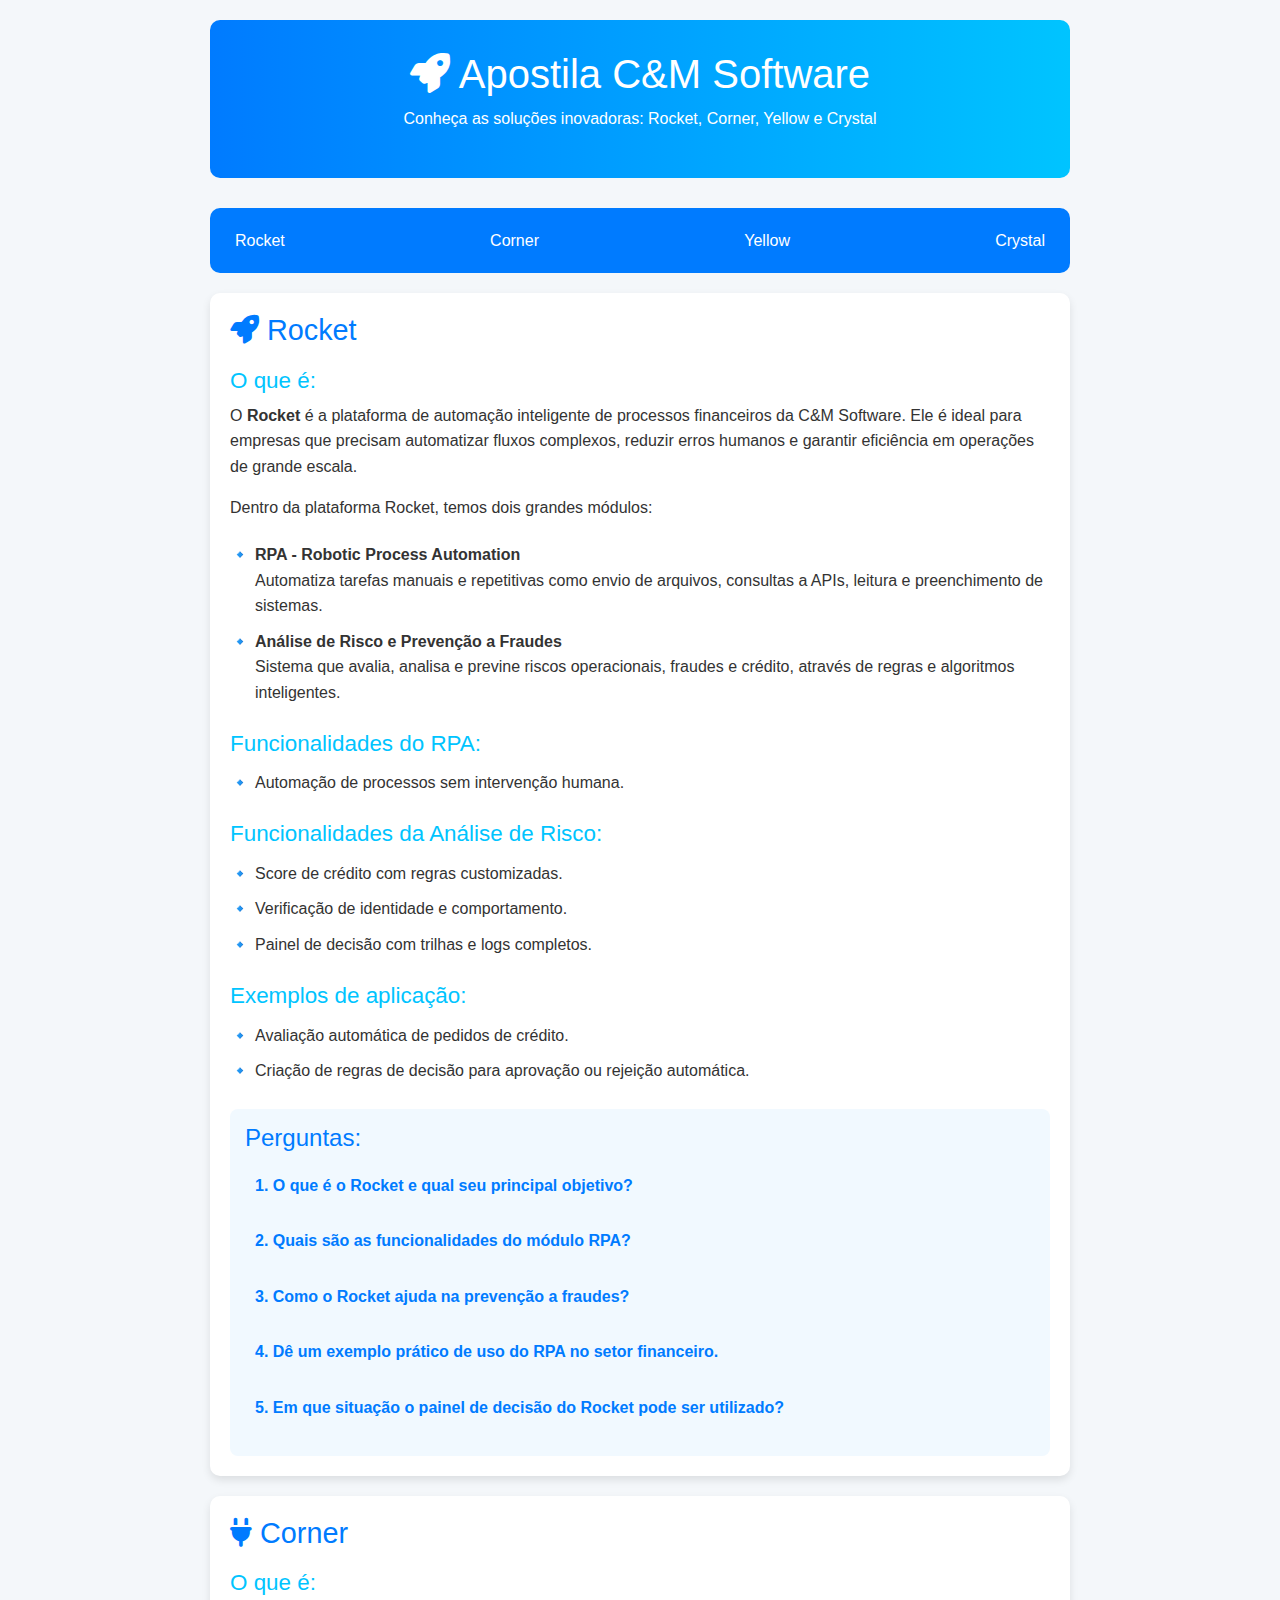
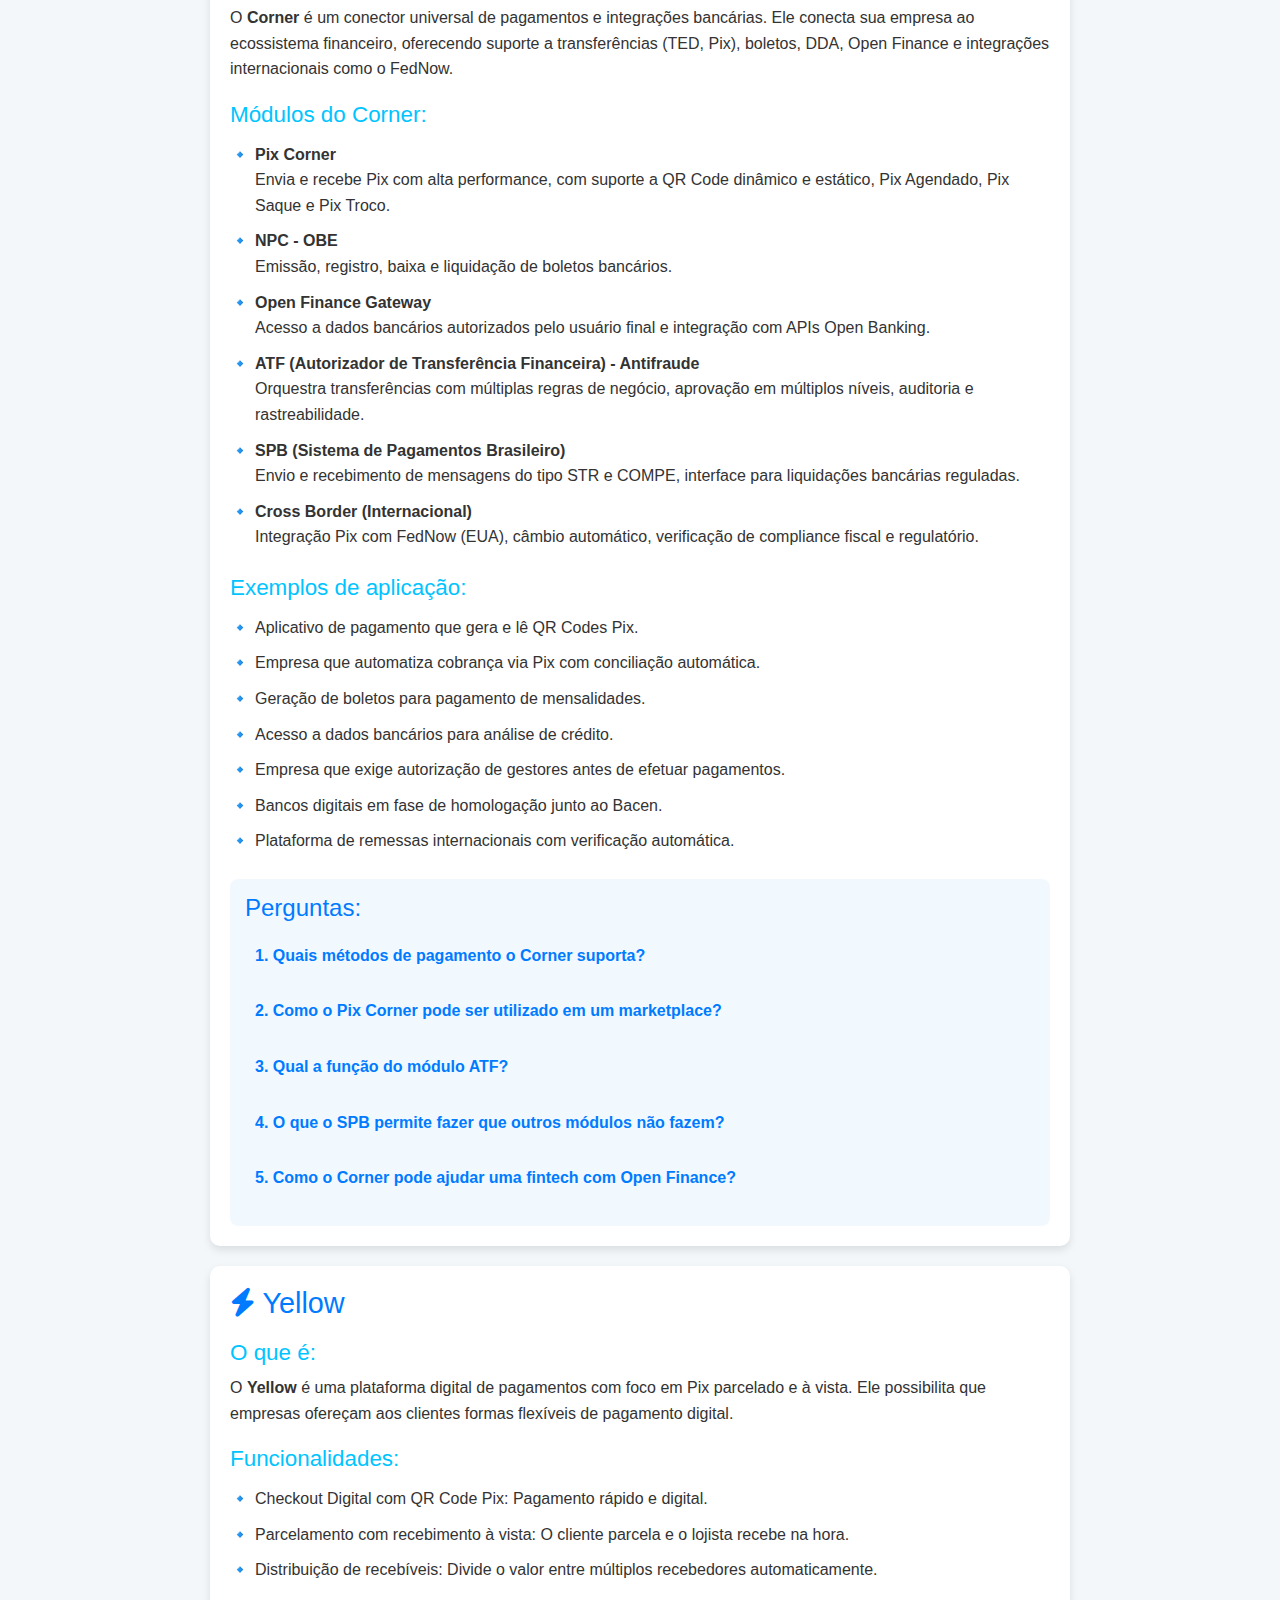
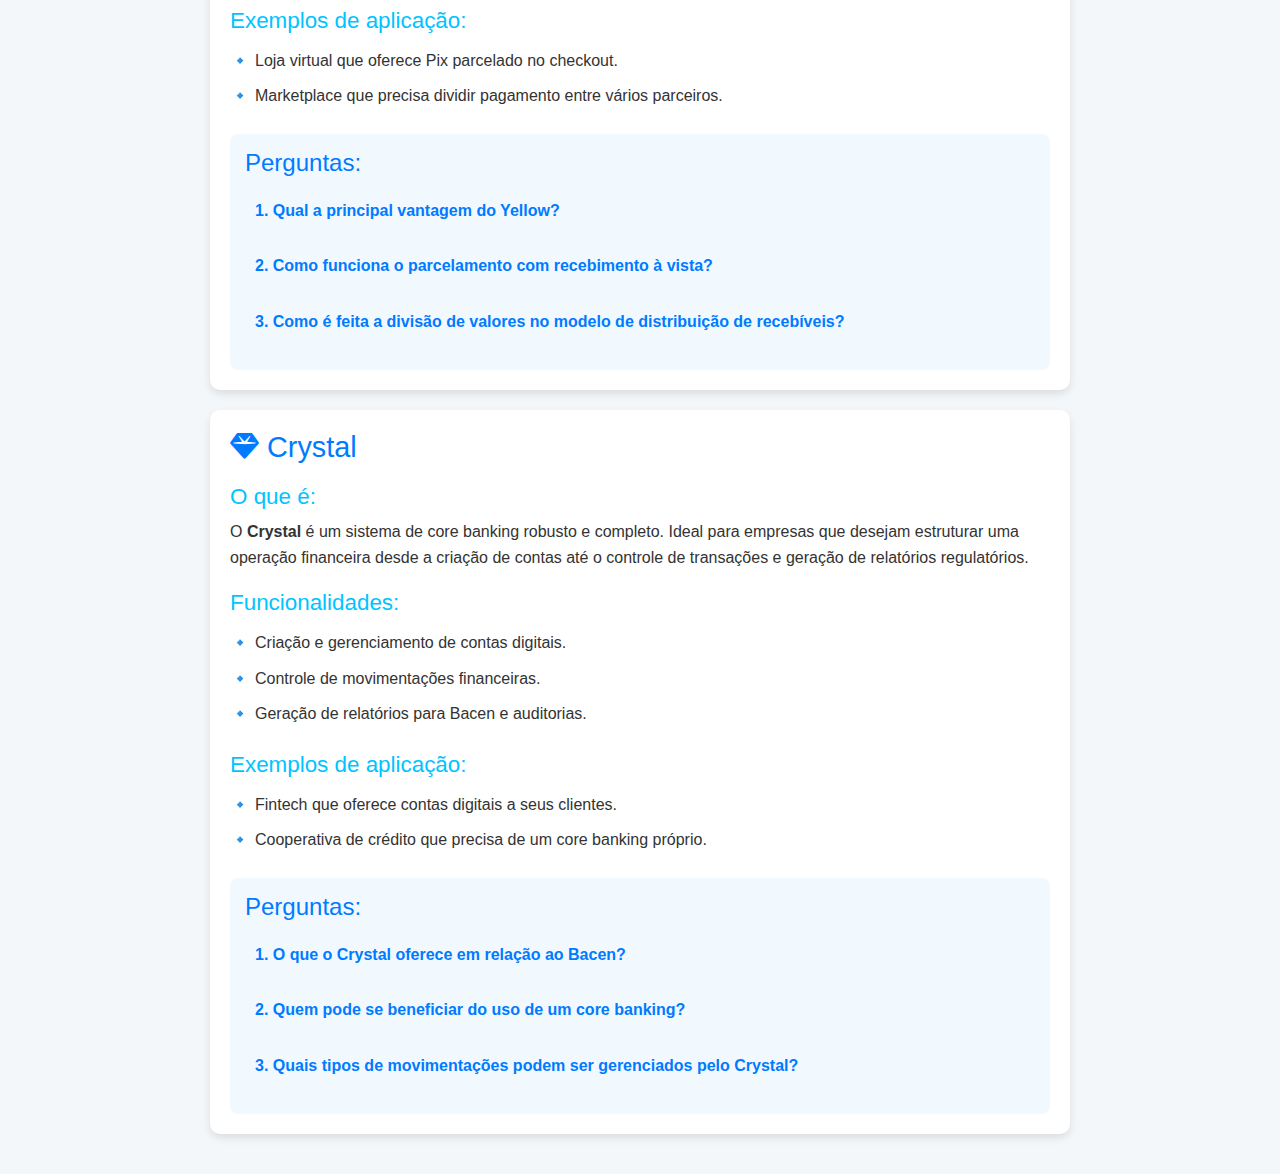
<file: produtos.html>
<!DOCTYPE html>
<html lang="pt-BR">
<head>
    <meta charset="UTF-8">
    <meta name="viewport" content="width=device-width, initial-scale=1.0">
    <title>Apostila C&M Software</title>
    <!-- Bootstrap CSS -->
    <link href="https://cdn.jsdelivr.net/npm/bootstrap@5.3.0/dist/css/bootstrap.min.css" rel="stylesheet">
    <!-- Font Awesome -->
    <link rel="stylesheet" href="https://cdnjs.cloudflare.com/ajax/libs/font-awesome/6.4.0/css/all.min.css">
    <style>
        body {
            font-family: 'Arial', sans-serif;
            background-color: #f4f7fa;
            color: #333;
            line-height: 1.6;
        }
        .container {
            max-width: 900px;
            margin: 0 auto;
            padding: 20px;
        }
        .header {
            background: linear-gradient(90deg, #007bff, #00c4ff);
            color: white;
            padding: 30px;
            border-radius: 10px;
            text-align: center;
            margin-bottom: 30px;
        }
        .section {
            background: white;
            padding: 20px;
            border-radius: 10px;
            margin-bottom: 20px;
            box-shadow: 0 4px 8px rgba(0, 0, 0, 0.1);
        }
        .section h2 {
            color: #007bff;
            font-size: 1.8rem;
            margin-bottom: 15px;
        }
        .section h3 {
            color: #00c4ff;
            font-size: 1.4rem;
            margin-top: 20px;
        }
        .section ul {
            list-style: none;
            padding-left: 0;
        }
        .section ul li {
            padding: 5px 0;
            position: relative;
            padding-left: 25px;
        }
        .section ul li::before {
            content: "🔹";
            position: absolute;
            left: 0;
            top: 5px;
        }
        .questions {
            background: #f1f9ff;
            padding: 15px;
            border-radius: 8px;
            margin-top: 20px;
        }
        .questions h4 {
            color: #007bff;
            margin-bottom: 10px;
        }
        .question-item {
            margin-bottom: 10px;
        }
        .question-item button {
            background: none;
            border: none;
            color: #007bff;
            font-weight: bold;
            cursor: pointer;
            text-align: left;
            width: 100%;
            padding: 10px;
            transition: background 0.2s;
        }
        .question-item button:hover {
            background: #e0efff;
            border-radius: 5px;
        }
        .answer {
            display: none;
            padding: 10px;
            background: #fff;
            border-left: 3px solid #007bff;
            margin-top: 5px;
            border-radius: 5px;
        }
        .answer.show {
            display: block;
        }
        .navbar {
            background: #007bff;
            padding: 10px;
            border-radius: 10px;
            margin-bottom: 20px;
        }
        .navbar a {
            color: white;
            text-decoration: none;
            padding: 10px;
            margin: 0 5px;
            border-radius: 5px;
            transition: background 0.2s;
        }
        .navbar a:hover {
            background: #0056b3;
        }
        @media (max-width: 768px) {
            .container {
                padding: 10px;
            }
            .header {
                padding: 20px;
            }
            .section h2 {
                font-size: 1.5rem;
            }
        }
    </style>
</head>
<body>
    <div class="container">
        <!-- Header -->
        <div class="header">
            <h1><i class="fas fa-rocket"></i> Apostila C&M Software</h1>
            <p>Conheça as soluções inovadoras: Rocket, Corner, Yellow e Crystal</p>
        </div>

        <!-- Navigation -->
        <div class="navbar">
            <a href="#rocket">Rocket</a>
            <a href="#corner">Corner</a>
            <a href="#yellow">Yellow</a>
            <a href="#crystal">Crystal</a>
        </div>

        <!-- Rocket Section -->
        <div class="section" id="rocket">
            <h2><i class="fas fa-rocket"></i> Rocket</h2>
            <h3>O que é:</h3>
            <p>O <strong>Rocket</strong> é a plataforma de automação inteligente de processos financeiros da C&M Software. Ele é ideal para empresas que precisam automatizar fluxos complexos, reduzir erros humanos e garantir eficiência em operações de grande escala.</p>
            <p>Dentro da plataforma Rocket, temos dois grandes módulos:</p>
            <ul>
                <li><strong>RPA - Robotic Process Automation</strong><br>Automatiza tarefas manuais e repetitivas como envio de arquivos, consultas a APIs, leitura e preenchimento de sistemas.</li>
                <li><strong>Análise de Risco e Prevenção a Fraudes</strong><br>Sistema que avalia, analisa e previne riscos operacionais, fraudes e crédito, através de regras e algoritmos inteligentes.</li>
            </ul>
            <h3>Funcionalidades do RPA:</h3>
            <ul>
                <li>Automação de processos sem intervenção humana.</li>
            </ul>
            <h3>Funcionalidades da Análise de Risco:</h3>
            <ul>
                <li>Score de crédito com regras customizadas.</li>
                <li>Verificação de identidade e comportamento.</li>
                <li>Painel de decisão com trilhas e logs completos.</li>
            </ul>
            <h3>Exemplos de aplicação:</h3>
            <ul>
                <li>Avaliação automática de pedidos de crédito.</li>
                <li>Criação de regras de decisão para aprovação ou rejeição automática.</li>
            </ul>
            <div class="questions">
                <h4>Perguntas:</h4>
                <div class="question-item">
                    <button onclick="toggleAnswer('q1')">1. O que é o Rocket e qual seu principal objetivo?</button>
                    <div id="q1" class="answer">O Rocket é uma plataforma de automação inteligente de processos financeiros da C&M Software, com o objetivo de automatizar fluxos complexos, reduzir erros humanos e garantir eficiência em operações de grande escala.</div>
                </div>
                <div class="question-item">
                    <button onclick="toggleAnswer('q2')">2. Quais são as funcionalidades do módulo RPA?</button>
                    <div id="q2" class="answer">O módulo RPA automatiza tarefas manuais e repetitivas, como envio de arquivos, consultas a APIs, leitura e preenchimento de sistemas, sem intervenção humana.</div>
                </div>
                <div class="question-item">
                    <button onclick="toggleAnswer('q3')">3. Como o Rocket ajuda na prevenção a fraudes?</button>
                    <div id="q3" class="answer">O Rocket utiliza um sistema de análise de risco com regras e algoritmos inteligentes para avaliar e prevenir riscos operacionais e fraudes, incluindo verificação de identidade e comportamento.</div>
                </div>
                <div class="question-item">
                    <button onclick="toggleAnswer('q4')">4. Dê um exemplo prático de uso do RPA no setor financeiro.</button>
                    <div id="q4" class="answer">Um exemplo é a automação do envio de arquivos de transações financeiras para sistemas bancários, eliminando a necessidade de preenchimento manual.</div>
                </div>
                <div class="question-item">
                    <button onclick="toggleAnswer('q5')">5. Em que situação o painel de decisão do Rocket pode ser utilizado?</button>
                    <div id="q5" class="answer">O painel de decisão pode ser usado para acompanhar trilhas e logs completos de processos, como na aprovação ou rejeição automática de pedidos de crédito.</div>
                </div>
            </div>
        </div>

        <!-- Corner Section -->
        <div class="section" id="corner">
            <h2><i class="fas fa-plug"></i> Corner</h2>
            <h3>O que é:</h3>
            <p>O <strong>Corner</strong> é um conector universal de pagamentos e integrações bancárias. Ele conecta sua empresa ao ecossistema financeiro, oferecendo suporte a transferências (TED, Pix), boletos, DDA, Open Finance e integrações internacionais como o FedNow.</p>
            <h3>Módulos do Corner:</h3>
            <ul>
                <li><strong>Pix Corner</strong><br>Envia e recebe Pix com alta performance, com suporte a QR Code dinâmico e estático, Pix Agendado, Pix Saque e Pix Troco.</li>
                <li><strong>NPC - OBE</strong><br>Emissão, registro, baixa e liquidação de boletos bancários.</li>
                <li><strong>Open Finance Gateway</strong><br>Acesso a dados bancários autorizados pelo usuário final e integração com APIs Open Banking.</li>
                <li><strong>ATF (Autorizador de Transferência Financeira) - Antifraude</strong><br>Orquestra transferências com múltiplas regras de negócio, aprovação em múltiplos níveis, auditoria e rastreabilidade.</li>
                <li><strong>SPB (Sistema de Pagamentos Brasileiro)</strong><br>Envio e recebimento de mensagens do tipo STR e COMPE, interface para liquidações bancárias reguladas.</li>
                <li><strong>Cross Border (Internacional)</strong><br>Integração Pix com FedNow (EUA), câmbio automático, verificação de compliance fiscal e regulatório.</li>
            </ul>
            <h3>Exemplos de aplicação:</h3>
            <ul>
                <li>Aplicativo de pagamento que gera e lê QR Codes Pix.</li>
                <li>Empresa que automatiza cobrança via Pix com conciliação automática.</li>
                <li>Geração de boletos para pagamento de mensalidades.</li>
                <li>Acesso a dados bancários para análise de crédito.</li>
                <li>Empresa que exige autorização de gestores antes de efetuar pagamentos.</li>
                <li>Bancos digitais em fase de homologação junto ao Bacen.</li>
                <li>Plataforma de remessas internacionais com verificação automática.</li>
            </ul>
            <div class="questions">
                <h4>Perguntas:</h4>
                <div class="question-item">
                    <button onclick="toggleAnswer('q6')">1. Quais métodos de pagamento o Corner suporta?</button>
                    <div id="q6" class="answer">O Corner suporta TED, Pix, boletos, DDA, Open Finance e integrações internacionais como FedNow.</div>
                </div>
                <div class="question-item">
                    <button onclick="toggleAnswer('q7')">2. Como o Pix Corner pode ser utilizado em um marketplace?</button>
                    <div id="q7" class="answer">O Pix Corner pode ser usado para gerar e ler QR Codes Pix, permitindo cobranças automáticas e conciliação de pagamentos entre vendedores e a plataforma.</div>
                </div>
                <div class="question-item">
                    <button onclick="toggleAnswer('q8')">3. Qual a função do módulo ATF?</button>
                    <div id="q8" class="answer">O módulo ATF orquestra transferências com regras de negócio, aprovação em múltiplos níveis, auditoria e rastreabilidade, garantindo segurança e controle.</div>
                </div>
                <div class="question-item">
                    <button onclick="toggleAnswer('q9')">4. O que o SPB permite fazer que outros módulos não fazem?</button>
                    <div id="q9" class="answer">O SPB permite o envio e recebimento de mensagens STR e COMPE, além de liquidações bancárias reguladas diretamente com o Bacen, exclusivo para instituições homologadas.</div>
                </div>
                <div class="question-item">
                    <button onclick="toggleAnswer('q10')">5. Como o Corner pode ajudar uma fintech com Open Finance?</button>
                    <div id="q10" class="answer">O Corner, via Open Finance Gateway, permite que fintechs acessem dados bancários autorizados para análise de crédito ou integração com agregadores de contas.</div>
                </div>
            </div>
        </div>

        <!-- Yellow Section -->
        <div class="section" id="yellow">
            <h2><i class="fas fa-bolt"></i> Yellow</h2>
            <h3>O que é:</h3>
            <p>O <strong>Yellow</strong> é uma plataforma digital de pagamentos com foco em Pix parcelado e à vista. Ele possibilita que empresas ofereçam aos clientes formas flexíveis de pagamento digital.</p>
            <h3>Funcionalidades:</h3>
            <ul>
                <li>Checkout Digital com QR Code Pix: Pagamento rápido e digital.</li>
                <li>Parcelamento com recebimento à vista: O cliente parcela e o lojista recebe na hora.</li>
                <li>Distribuição de recebíveis: Divide o valor entre múltiplos recebedores automaticamente.</li>
            </ul>
            <h3>Exemplos de aplicação:</h3>
            <ul>
                <li>Loja virtual que oferece Pix parcelado no checkout.</li>
                <li>Marketplace que precisa dividir pagamento entre vários parceiros.</li>
            </ul>
            <div class="questions">
                <h4>Perguntas:</h4>
                <div class="question-item">
                    <button onclick="toggleAnswer('q11')">1. Qual a principal vantagem do Yellow?</button>
                    <div id="q11" class="answer">A principal vantagem do Yellow é oferecer formas flexíveis de pagamento, como Pix parcelado, com recebimento à vista para o lojista.</div>
                </div>
                <div class="question-item">
                    <button onclick="toggleAnswer('q12')">2. Como funciona o parcelamento com recebimento à vista?</button>
                    <div id="q12" class="answer">O cliente paga o valor parcelado via Pix, enquanto o lojista recebe o valor total imediatamente, com a plataforma gerenciando o parcelamento.</div>
                </div>
                <div class="question-item">
                    <button onclick="toggleAnswer('q13')">3. Como é feita a divisão de valores no modelo de distribuição de recebíveis?</button>
                    <div id="q13" class="answer">A divisão de valores é feita automaticamente pela plataforma, distribuindo o pagamento entre múltiplos recebedores, como em um marketplace.</div>
                </div>
            </div>
        </div>

        <!-- Crystal Section -->
        <div class="section" id="crystal">
            <h2><i class="fas fa-gem"></i> Crystal</h2>
            <h3>O que é:</h3>
            <p>O <strong>Crystal</strong> é um sistema de core banking robusto e completo. Ideal para empresas que desejam estruturar uma operação financeira desde a criação de contas até o controle de transações e geração de relatórios regulatórios.</p>
            <h3>Funcionalidades:</h3>
            <ul>
                <li>Criação e gerenciamento de contas digitais.</li>
                <li>Controle de movimentações financeiras.</li>
                <li>Geração de relatórios para Bacen e auditorias.</li>
            </ul>
            <h3>Exemplos de aplicação:</h3>
            <ul>
                <li>Fintech que oferece contas digitais a seus clientes.</li>
                <li>Cooperativa de crédito que precisa de um core banking próprio.</li>
            </ul>
            <div class="questions">
                <h4>Perguntas:</h4>
                <div class="question-item">
                    <button onclick="toggleAnswer('q14')">1. O que o Crystal oferece em relação ao Bacen?</button>
                    <div id="q14" class="answer">O Crystal gera relatórios regulatórios exigidos pelo Bacen, facilitando auditorias e conformidade.</div>
                </div>
                <div class="question-item">
                    <button onclick="toggleAnswer('q15')">2. Quem pode se beneficiar do uso de um core banking?</button>
                    <div id="q15" class="answer">Fintechs, cooperativas de crédito e outras instituições financeiras que precisam gerenciar contas digitais e operações financeiras.</div>
                </div>
                <div class="question-item">
                    <button onclick="toggleAnswer('q16')">3. Quais tipos de movimentações podem ser gerenciados pelo Crystal?</button>
                    <div id="q16" class="answer">O Crystal gerencia movimentações como transferências, depósitos, saques e outras transações financeiras associadas a contas digitais.</div>
                </div>
            </div>
        </div>
    </div>

    <!-- Bootstrap JS and Popper -->
    <script src="https://cdn.jsdelivr.net/npm/bootstrap@5.3.0/dist/js/bootstrap.bundle.min.js"></script>
    <script>
        function toggleAnswer(id) {
            const answer = document.getElementById(id);
            answer.classList.toggle('show');
        }
    </script>
</body>
</html>
</file>
